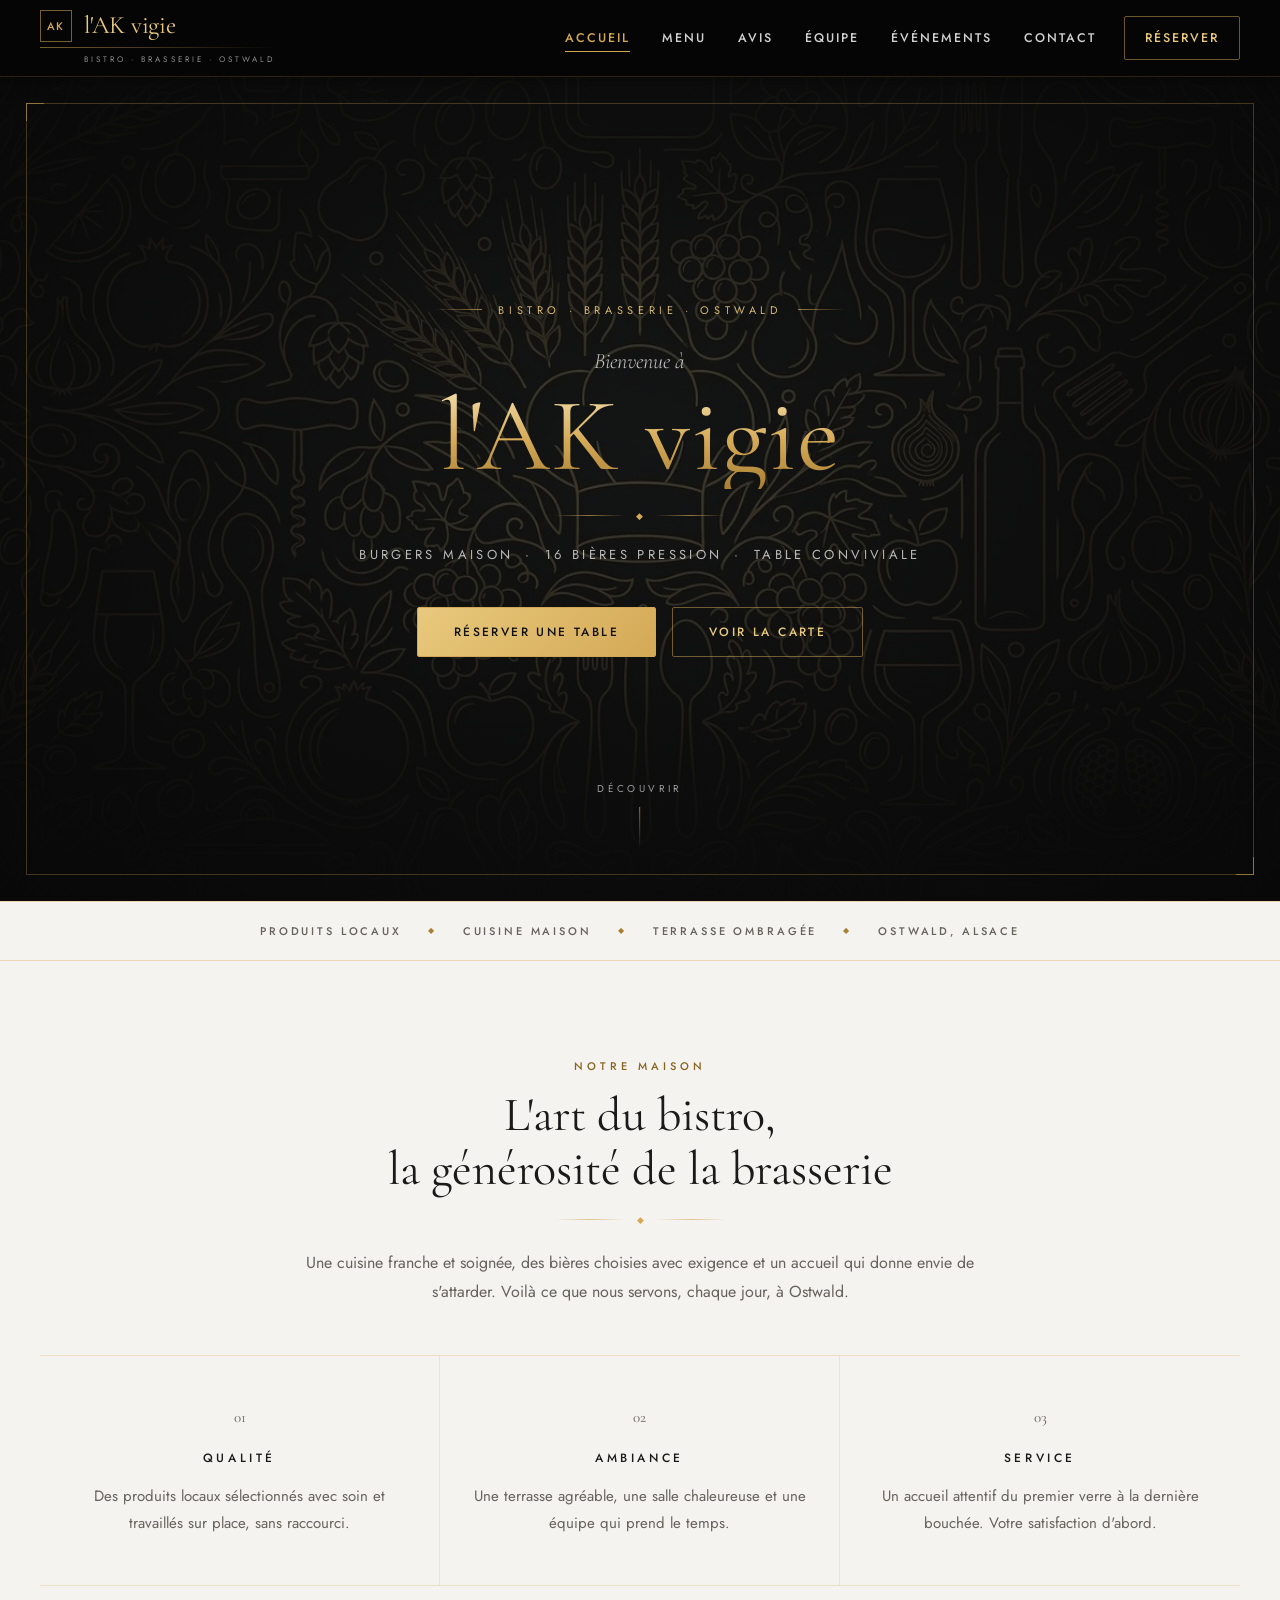
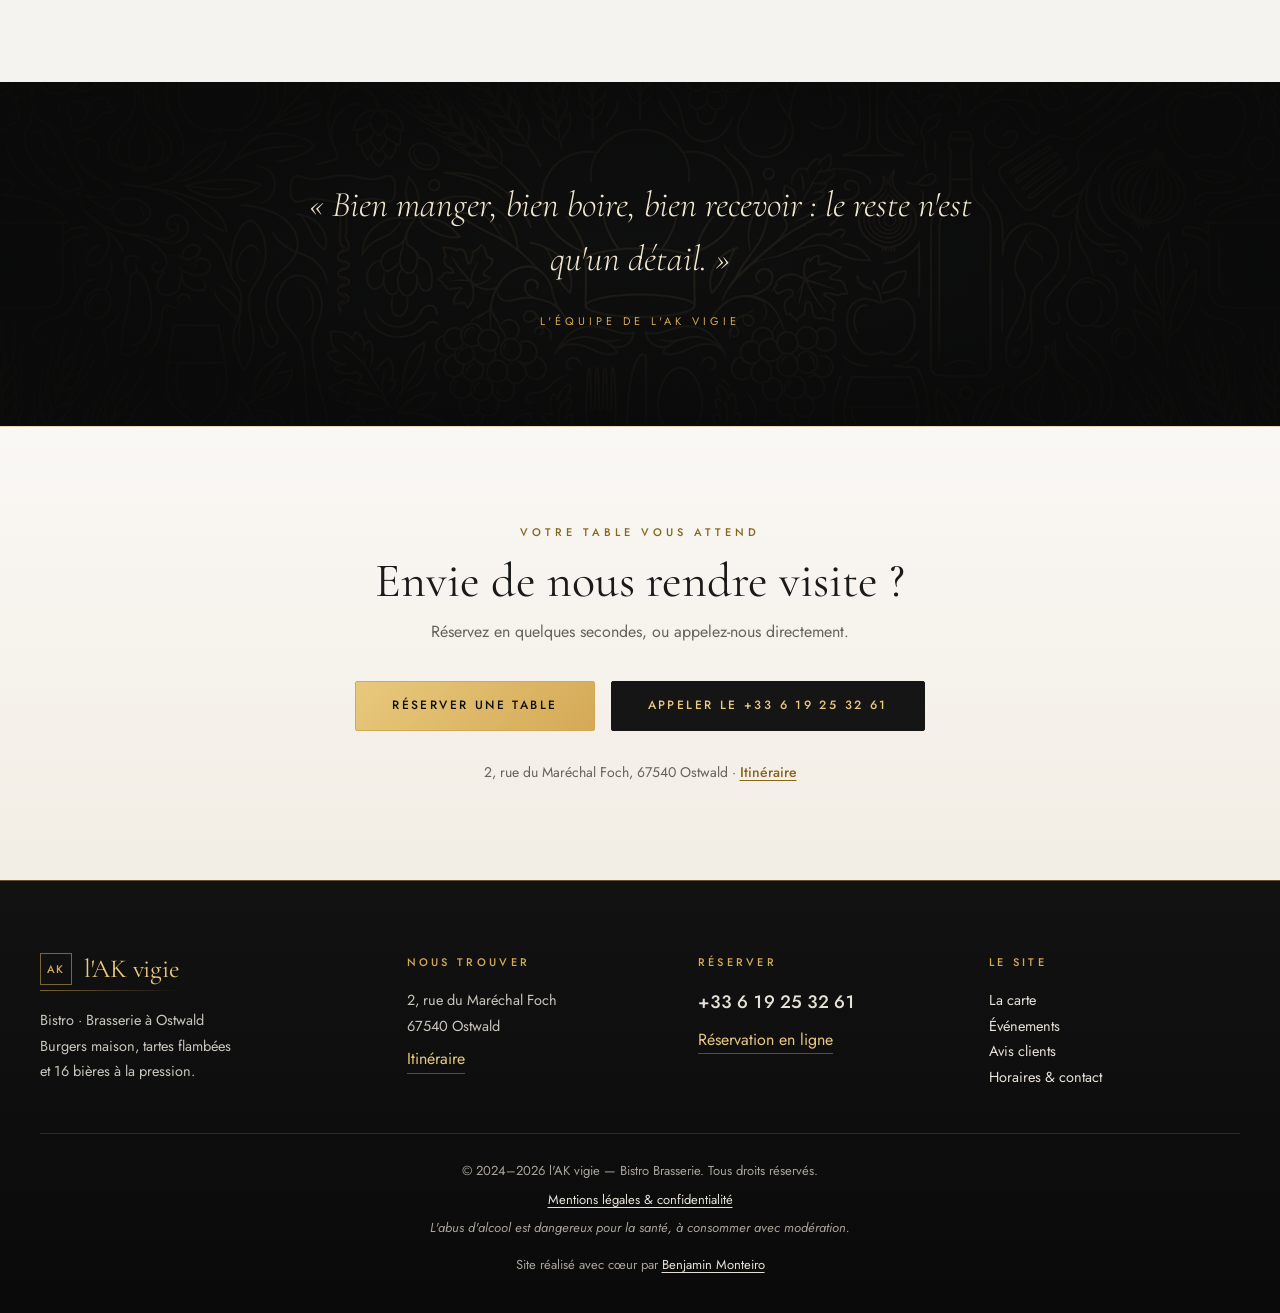
<file: index.html>
<!DOCTYPE html>
<html lang="fr">
<head>
    <meta charset="UTF-8">
    <meta name="viewport" content="width=device-width, initial-scale=1, viewport-fit=cover">
    <title>l'AK vigie – Bistro Brasserie à Ostwald | Burgers, tartes flambées, bières</title>
    <meta name="description" content="Bistro brasserie à Ostwald, près de Strasbourg : burgers maison, tartes flambées, 16 bières à la pression et terrasse. Réservez votre table en ligne ou par téléphone.">
    <meta name="theme-color" content="#050505">
    <meta property="og:type" content="website">
    <meta property="og:locale" content="fr_FR">
    <meta property="og:site_name" content="l'AK vigie">
    <meta property="og:title" content="l'AK vigie – Bistro Brasserie à Ostwald | Burgers, tartes flambées, bières">
    <meta property="og:description" content="Bistro brasserie à Ostwald, près de Strasbourg : burgers maison, tartes flambées, 16 bières à la pression et terrasse. Réservez votre table en ligne ou par téléphone.">
    <meta property="og:image" content="photos/terrasse.jpg">
    <link rel="icon" href="assets/favicon.svg" type="image/svg+xml">
    <link rel="icon" href="assets/favicon-48.png" sizes="48x48" type="image/png">
    <link rel="apple-touch-icon" href="assets/apple-touch-icon.png">
    <link rel="preconnect" href="https://fonts.googleapis.com">
    <link rel="preconnect" href="https://fonts.gstatic.com" crossorigin>
    <link rel="stylesheet" href="https://fonts.googleapis.com/css2?family=Cormorant+Garamond:ital,wght@0,300;0,400;0,500;1,300;1,400&amp;family=Jost:wght@400;500;600&amp;display=swap">
    <link rel="preload" href="photos/fond-chic.webp" as="image" type="image/webp">
    <link rel="stylesheet" href="assets/style.css">
    <script src="assets/site.js" defer></script>
    <script type="application/ld+json">
    {
        "@context": "https://schema.org",
        "@type": "Restaurant",
        "name": "l'AK vigie",
        "description": "Bistro brasserie à Ostwald : burgers maison, tartes flambées et 16 bières à la pression.",
        "servesCuisine": ["Burgers", "Tartes flambées", "Brasserie"],
        "telephone": "+33619253261",
        "acceptsReservations": true,
        "address": {
            "@type": "PostalAddress",
            "streetAddress": "2 rue du Maréchal Foch",
            "postalCode": "67540",
            "addressLocality": "Ostwald",
            "addressCountry": "FR"
        }
    }
    </script>
</head>
<body data-page="accueil">
    <a class="skip-link" href="#contenu">Aller au contenu</a>

    <header class="site-header">
        <div class="container header-inner">
            <a class="brand" href="index.html" aria-label="l'AK vigie, retour à l'accueil">
                <span class="brand-row"><span class="brand-mark" aria-hidden="true">AK</span><span class="brand-name">l'AK vigie</span></span>
                <span class="brand-kicker" aria-hidden="true">Bistro &middot; Brasserie &middot; Ostwald</span>
            </a>
            <button class="menu-toggle" type="button" aria-expanded="false" aria-controls="site-nav" aria-label="Ouvrir le menu">
                <span class="menu-toggle__bars" aria-hidden="true"></span>
            </button>
            <nav class="site-nav" id="site-nav" aria-label="Navigation principale">
                <ul class="nav-list">
                    <li><a href="index.html" aria-current="page">Accueil</a></li>
                    <li><a href="menu.html">Menu</a></li>
                    <li><a href="avis.html">Avis</a></li>
                    <li><a href="equipe.html">Équipe</a></li>
                    <li><a href="evenements.html">Événements</a></li>
                    <li><a href="contact.html">Contact</a></li>
                    <li class="nav-cta"><a href="reservation.html">Réserver</a></li>
                </ul>
                <button class="nav-close" type="button" aria-label="Fermer le menu"></button>
            </nav>
        </div>
    </header>

    <main id="contenu" tabindex="-1">
        <section class="lux-hero dark-band" aria-labelledby="hero-titre">
            <div class="pattern" aria-hidden="true"></div>
            <div class="lux-hero__veil" aria-hidden="true"></div>
            <div class="lux-hero__frame" aria-hidden="true"></div>

            <div class="lux-hero__inner">
                <p class="kicker">Bistro &middot; Brasserie &middot; Ostwald</p>
                <p class="lux-hero__eyebrow">Bienvenue à</p>
                <h1 class="lux-hero__title" id="hero-titre">l'AK vigie</h1>
                <div class="rule" aria-hidden="true"><span>&#9670;</span></div>
                <p class="lux-hero__sub"><span>Burgers maison</span> &middot; <span>16 bières pression</span> &middot; <span>Table conviviale</span></p>
                <div class="btn-group">
                    <a class="btn btn--gold" href="reservation.html">Réserver une table</a>
                    <a class="btn btn--ghost" href="menu.html">Voir la carte</a>
                </div>
            </div>

            <a class="lux-scroll" href="#maison">Découvrir</a>
        </section>

        <ul class="lux-strip" aria-label="Nos engagements">
            <li>Produits locaux</li>
            <li>Cuisine maison</li>
            <li>Terrasse ombragée</li>
            <li>Ostwald, Alsace</li>
        </ul>

        <section class="lux-section" id="maison">
            <div class="container">
                <header class="section-head">
                    <p class="eyebrow">Notre maison</p>
                    <h2 class="section-title">L'art du bistro,<br>la générosité de la brasserie</h2>
                    <div class="rule" aria-hidden="true"><span>&#9670;</span></div>
                    <p class="section-lead">Une cuisine franche et soignée, des bières choisies avec exigence et un accueil qui donne envie de s'attarder. Voilà ce que nous servons, chaque jour, à Ostwald.</p>
                </header>
                <ul class="lux-cards">
                    <li class="lux-card">
                        <p class="lux-card__num" aria-hidden="true">01</p>
                        <h3>Qualité</h3>
                        <p>Des produits locaux sélectionnés avec soin et travaillés sur place, sans raccourci.</p>
                    </li>
                    <li class="lux-card">
                        <p class="lux-card__num" aria-hidden="true">02</p>
                        <h3>Ambiance</h3>
                        <p>Une terrasse agréable, une salle chaleureuse et une équipe qui prend le temps.</p>
                    </li>
                    <li class="lux-card">
                        <p class="lux-card__num" aria-hidden="true">03</p>
                        <h3>Service</h3>
                        <p>Un accueil attentif du premier verre à la dernière bouchée. Votre satisfaction d'abord.</p>
                    </li>
                </ul>
            </div>
        </section>

        <section class="lux-quote dark-band" aria-label="Notre devise">
            <div class="pattern" aria-hidden="true"></div>
            <div class="lux-quote__veil" aria-hidden="true"></div>
            <div class="container">
                <figure>
                    <blockquote><p>«&nbsp;Bien manger, bien boire, bien recevoir&nbsp;: le reste n'est qu'un détail.&nbsp;»</p></blockquote>
                    <figcaption>L'équipe de l'AK vigie</figcaption>
                </figure>
            </div>
        </section>

        <section class="lux-final">
            <div class="container">
                <p class="eyebrow">Votre table vous attend</p>
                <h2 class="section-title">Envie de nous rendre visite&nbsp;?</h2>
                <p class="lux-final__note">Réservez en quelques secondes, ou appelez-nous directement.</p>
                <div class="btn-group">
                    <a class="btn btn--gold" href="reservation.html">Réserver une table</a>
                    <a class="btn btn--dark" href="tel:+33619253261">Appeler le +33 6 19 25 32 61</a>
                </div>
                <p class="lux-final__address">2, rue du Maréchal Foch, 67540 Ostwald &middot; <a class="text-link" href="https://www.google.com/maps/search/?api=1&amp;query=L%27AK%20Vigie%2C%202%20Rue%20du%20Mar%C3%A9chal%20Foch%2C%2067540%20Ostwald" target="_blank" rel="noopener">Itinéraire</a></p>
            </div>
        </section>
    </main>

    <footer class="site-footer">
        <div class="container">
            <div class="footer-grid">
                <div class="footer-brand">
                    <a class="brand" href="index.html" aria-label="l'AK vigie, retour à l'accueil">
                        <span class="brand-row"><span class="brand-mark" aria-hidden="true">AK</span><span class="brand-name">l'AK vigie</span></span>
                    </a>
                    <p>Bistro &middot; Brasserie à Ostwald<br>Burgers maison, tartes flambées<br>et 16 bières à la pression.</p>
                </div>
                <div>
                    <h2 class="footer-title">Nous trouver</h2>
                    <address>2, rue du Maréchal Foch<br>67540 Ostwald</address>
                    <a class="footer-link" href="https://www.google.com/maps/search/?api=1&amp;query=L%27AK%20Vigie%2C%202%20Rue%20du%20Mar%C3%A9chal%20Foch%2C%2067540%20Ostwald" target="_blank" rel="noopener">Itinéraire</a>
                </div>
                <div>
                    <h2 class="footer-title">Réserver</h2>
                    <p><a class="footer-phone" href="tel:+33619253261">+33 6 19 25 32 61</a></p>
                    <a class="footer-link" href="reservation.html">Réservation en ligne</a>
                </div>
                <nav aria-label="Plan du site">
                    <h2 class="footer-title">Le site</h2>
                    <ul>
                        <li><a href="menu.html">La carte</a></li>
                        <li><a href="evenements.html">Événements</a></li>
                        <li><a href="avis.html">Avis clients</a></li>
                        <li><a href="contact.html">Horaires &amp; contact</a></li>
                    </ul>
                </nav>
            </div>
            <div class="footer-bottom">
                <p>&copy; 2024–<span data-annee>2026</span> l'AK vigie &mdash; Bistro Brasserie. Tous droits réservés.</p>
                <p><a href="mentions-legales.html">Mentions légales &amp; confidentialité</a></p>
                <p class="footer-alcool">L'abus d'alcool est dangereux pour la santé, à consommer avec modération.</p>
                <p class="footer-credit">Site réalisé avec cœur par <a href="tel:+33762575284">Benjamin Monteiro</a></p>
            </div>
        </div>
    </footer>
</body>
</html>
</file>
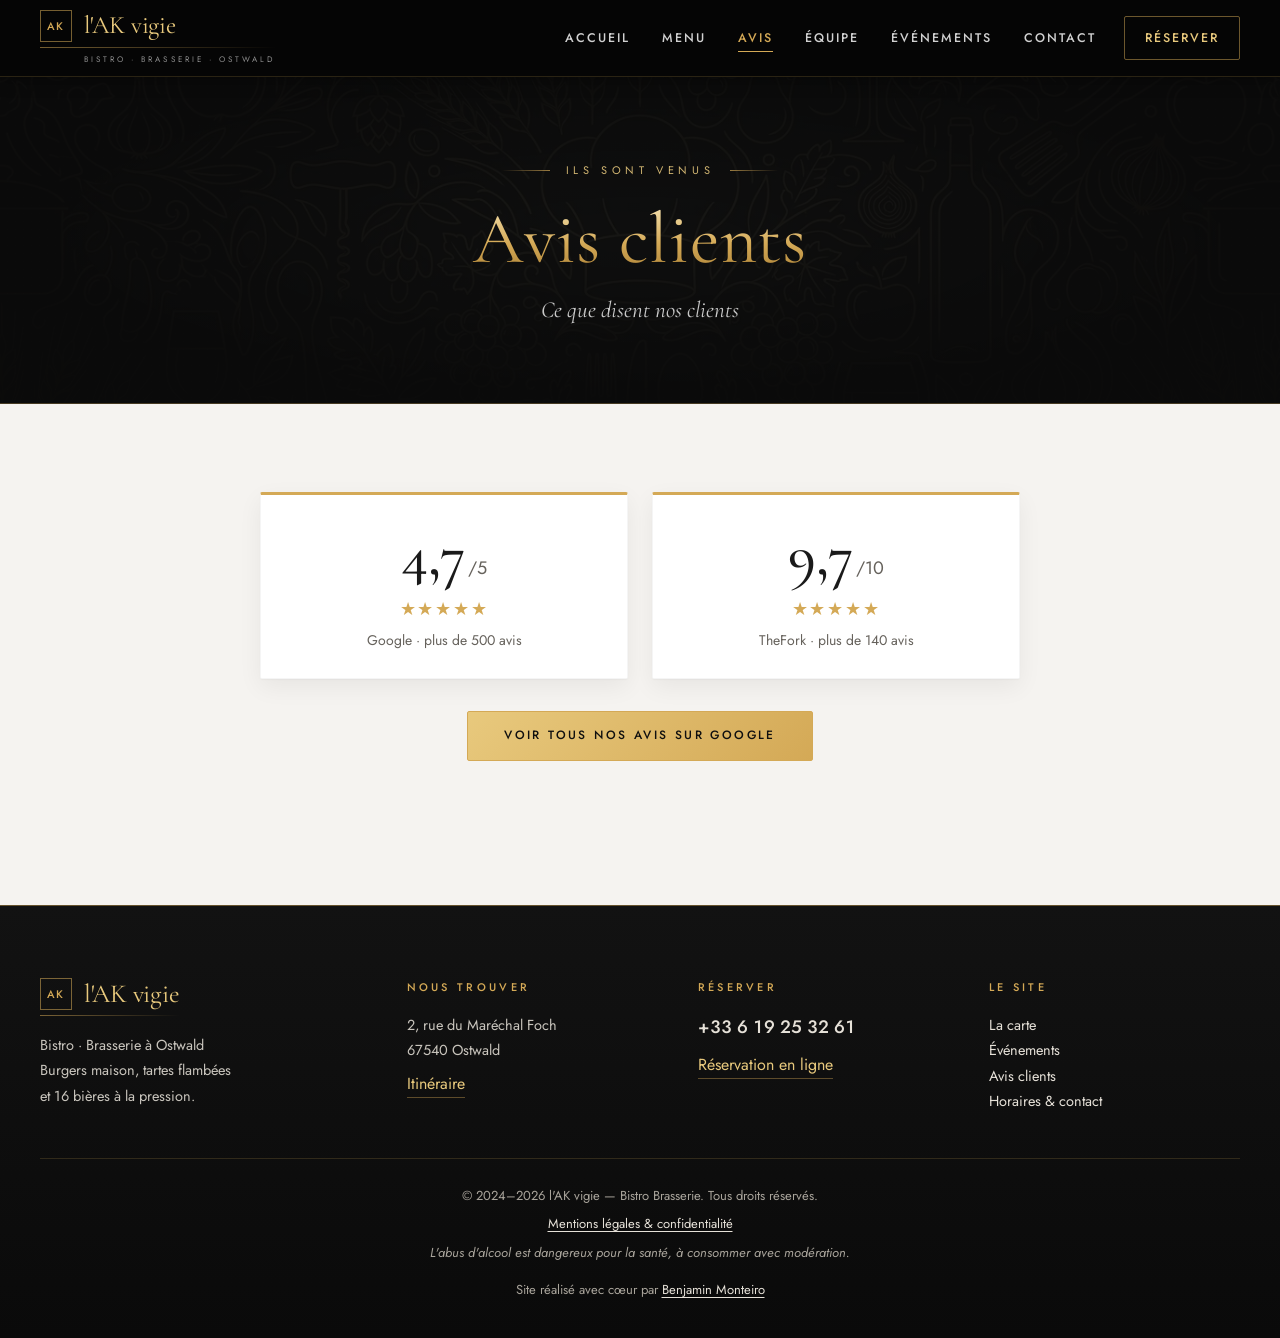
<file: avis.html>
<!DOCTYPE html>
<html lang="fr">
<head>
    <meta charset="UTF-8">
    <meta name="viewport" content="width=device-width, initial-scale=1, viewport-fit=cover">
    <title>Avis clients | l'AK vigie, bistro brasserie à Ostwald</title>
    <meta name="description" content="Ce que nos clients disent de l'AK vigie à Ostwald : notes Google et TheFork, et derniers avis.">
    <meta name="theme-color" content="#050505">
    <meta property="og:type" content="website">
    <meta property="og:locale" content="fr_FR">
    <meta property="og:site_name" content="l'AK vigie">
    <meta property="og:title" content="Avis clients | l'AK vigie, bistro brasserie à Ostwald">
    <meta property="og:description" content="Ce que nos clients disent de l'AK vigie à Ostwald : notes Google et TheFork, et derniers avis.">
    <meta property="og:image" content="photos/terrasse.jpg">
    <link rel="icon" href="assets/favicon.svg" type="image/svg+xml">
    <link rel="icon" href="assets/favicon-48.png" sizes="48x48" type="image/png">
    <link rel="apple-touch-icon" href="assets/apple-touch-icon.png">
    <link rel="preconnect" href="https://fonts.googleapis.com">
    <link rel="preconnect" href="https://fonts.gstatic.com" crossorigin>
    <link rel="stylesheet" href="https://fonts.googleapis.com/css2?family=Cormorant+Garamond:ital,wght@0,300;0,400;0,500;1,300;1,400&amp;family=Jost:wght@400;500;600&amp;display=swap">
    <link rel="preload" href="photos/fond-chic.webp" as="image" type="image/webp">
    <link rel="stylesheet" href="assets/style.css">
    <script src="assets/site.js" defer></script>
</head>
<body data-page="avis">
    <a class="skip-link" href="#contenu">Aller au contenu</a>

    <header class="site-header">
        <div class="container header-inner">
            <a class="brand" href="index.html" aria-label="l'AK vigie, retour à l'accueil">
                <span class="brand-row"><span class="brand-mark" aria-hidden="true">AK</span><span class="brand-name">l'AK vigie</span></span>
                <span class="brand-kicker" aria-hidden="true">Bistro &middot; Brasserie &middot; Ostwald</span>
            </a>
            <button class="menu-toggle" type="button" aria-expanded="false" aria-controls="site-nav" aria-label="Ouvrir le menu">
                <span class="menu-toggle__bars" aria-hidden="true"></span>
            </button>
            <nav class="site-nav" id="site-nav" aria-label="Navigation principale">
                <ul class="nav-list">
                    <li><a href="index.html">Accueil</a></li>
                    <li><a href="menu.html">Menu</a></li>
                    <li><a href="avis.html" aria-current="page">Avis</a></li>
                    <li><a href="equipe.html">Équipe</a></li>
                    <li><a href="evenements.html">Événements</a></li>
                    <li><a href="contact.html">Contact</a></li>
                    <li class="nav-cta"><a href="reservation.html">Réserver</a></li>
                </ul>
                <button class="nav-close" type="button" aria-label="Fermer le menu"></button>
            </nav>
        </div>
    </header>

    <main id="contenu" tabindex="-1">
        <section class="page-hero dark-band">
            <div class="pattern" aria-hidden="true"></div>
            <div class="container">
                <p class="kicker">Ils sont venus</p>
                <h1 class="page-hero__title">Avis clients</h1>
                <p class="page-hero__lead">Ce que disent nos clients</p>
            </div>
        </section>

        <section class="section">
            <div class="container">
                <h2 class="sr-only">Nos notes</h2>
                <!-- Notes globales : à vérifier de temps en temps sur la fiche Google et sur TheFork -->
                <div class="avis-resume">
                    <div class="avis-note card">
                        <p><span class="avis-note__chiffre">4,7</span><span class="avis-note__sur">/5</span></p>
                        <p class="stars" aria-hidden="true">★★★★★</p>
                        <p class="avis-note__source">Google &middot; plus de 500 avis</p>
                    </div>
                    <div class="avis-note card">
                        <p><span class="avis-note__chiffre">9,7</span><span class="avis-note__sur">/10</span></p>
                        <p class="stars" aria-hidden="true">★★★★★</p>
                        <p class="avis-note__source">TheFork &middot; plus de 140 avis</p>
                    </div>
                </div>
                <div class="btn-group avis-actions">
                    <a class="btn btn--gold" href="https://www.google.com/maps/search/?api=1&amp;query=L%27AK%20Vigie%2C%202%20Rue%20du%20Mar%C3%A9chal%20Foch%2C%2067540%20Ostwald" target="_blank" rel="noopener">Voir tous nos avis sur Google</a>
                    <a class="btn btn--outline" id="lien-laisser-avis" href="#" target="_blank" rel="noopener" hidden>Laisser un avis</a>
                </div>

                <!-- Les avis sont lus dans l'onglet « Avis » du Google Sheet, du plus récent au plus ancien. -->
                <h2 class="sr-only">Derniers avis</h2>
                <ul class="avis-liste" id="avis-dynamique"></ul>
            </div>
        </section>
    </main>

    <footer class="site-footer">
        <div class="container">
            <div class="footer-grid">
                <div class="footer-brand">
                    <a class="brand" href="index.html" aria-label="l'AK vigie, retour à l'accueil">
                        <span class="brand-row"><span class="brand-mark" aria-hidden="true">AK</span><span class="brand-name">l'AK vigie</span></span>
                    </a>
                    <p>Bistro &middot; Brasserie à Ostwald<br>Burgers maison, tartes flambées<br>et 16 bières à la pression.</p>
                </div>
                <div>
                    <h2 class="footer-title">Nous trouver</h2>
                    <address>2, rue du Maréchal Foch<br>67540 Ostwald</address>
                    <a class="footer-link" href="https://www.google.com/maps/search/?api=1&amp;query=L%27AK%20Vigie%2C%202%20Rue%20du%20Mar%C3%A9chal%20Foch%2C%2067540%20Ostwald" target="_blank" rel="noopener">Itinéraire</a>
                </div>
                <div>
                    <h2 class="footer-title">Réserver</h2>
                    <p><a class="footer-phone" href="tel:+33619253261">+33 6 19 25 32 61</a></p>
                    <a class="footer-link" href="reservation.html">Réservation en ligne</a>
                </div>
                <nav aria-label="Plan du site">
                    <h2 class="footer-title">Le site</h2>
                    <ul>
                        <li><a href="menu.html">La carte</a></li>
                        <li><a href="evenements.html">Événements</a></li>
                        <li><a href="avis.html">Avis clients</a></li>
                        <li><a href="contact.html">Horaires &amp; contact</a></li>
                    </ul>
                </nav>
            </div>
            <div class="footer-bottom">
                <p>&copy; 2024–<span data-annee>2026</span> l'AK vigie &mdash; Bistro Brasserie. Tous droits réservés.</p>
                <p><a href="mentions-legales.html">Mentions légales &amp; confidentialité</a></p>
                <p class="footer-alcool">L'abus d'alcool est dangereux pour la santé, à consommer avec modération.</p>
                <p class="footer-credit">Site réalisé avec cœur par <a href="tel:+33762575284">Benjamin Monteiro</a></p>
            </div>
        </div>
    </footer>
</body>
</html>
</file>
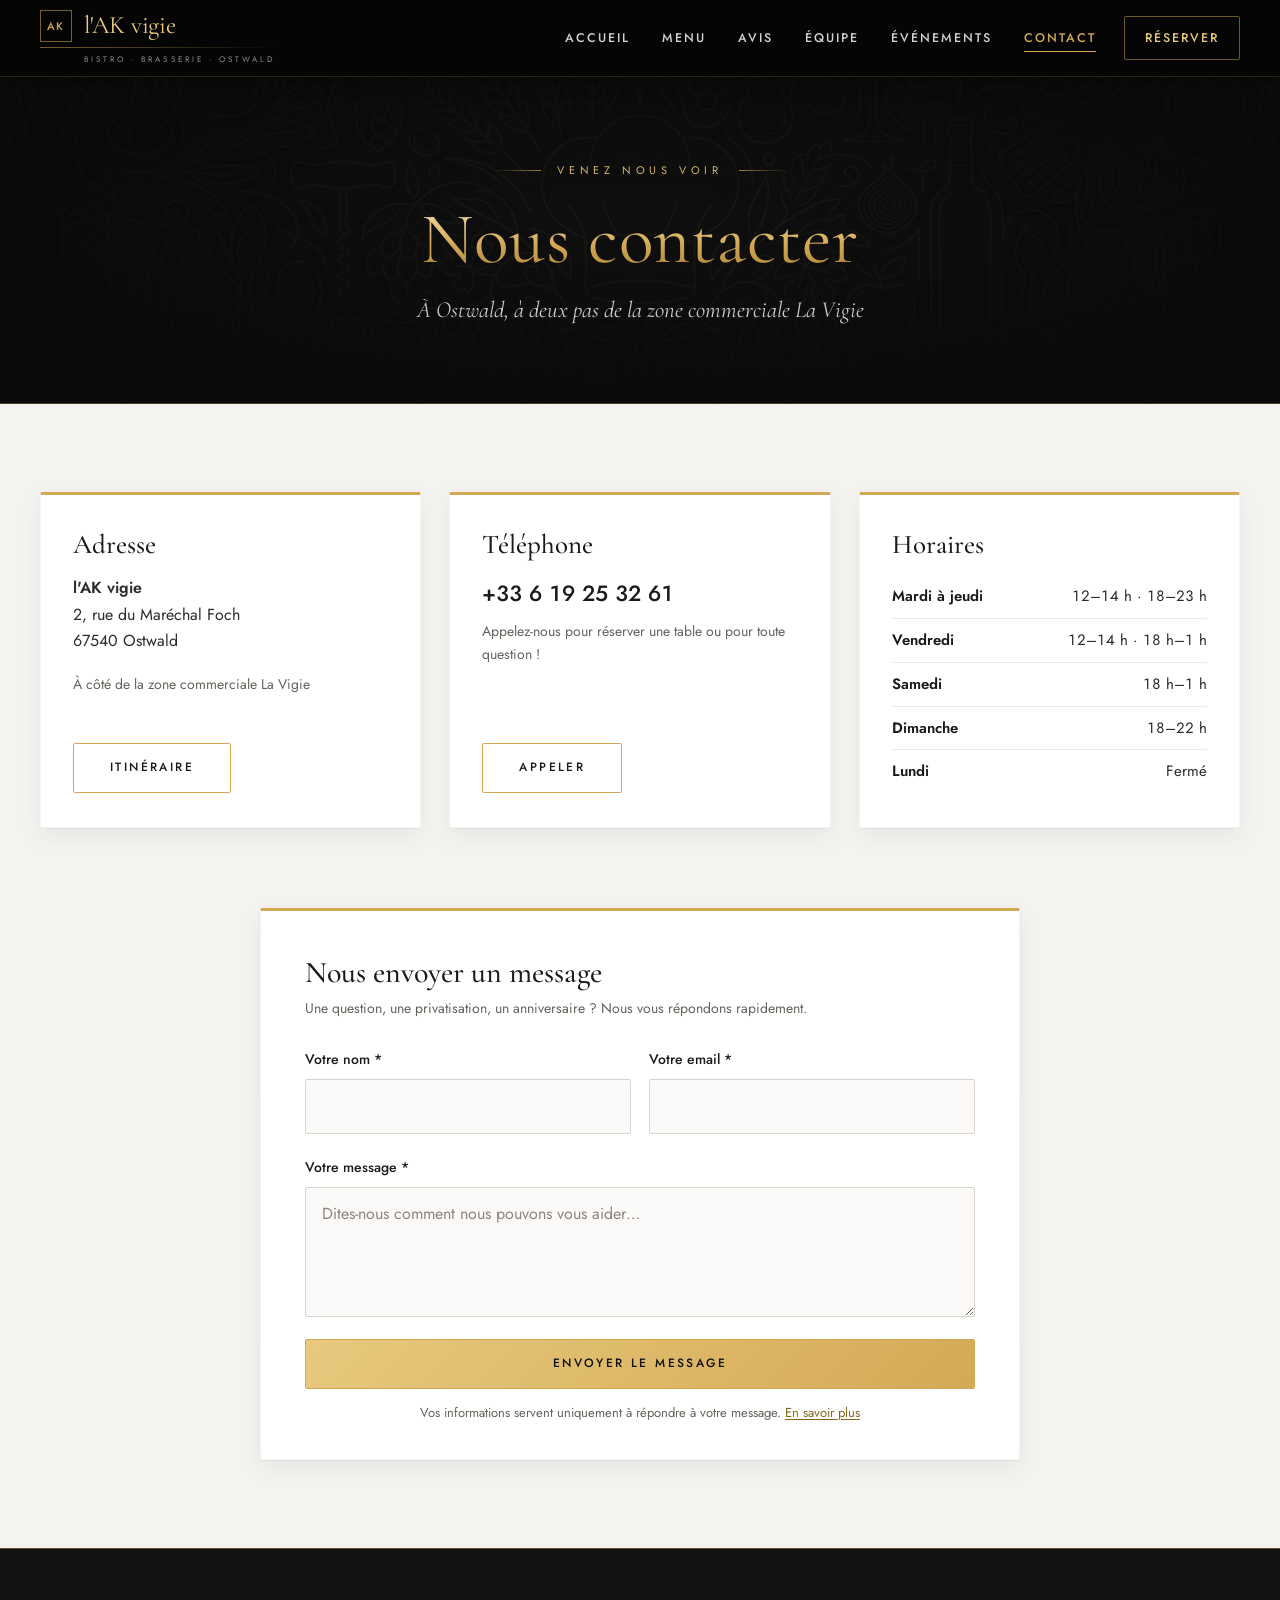
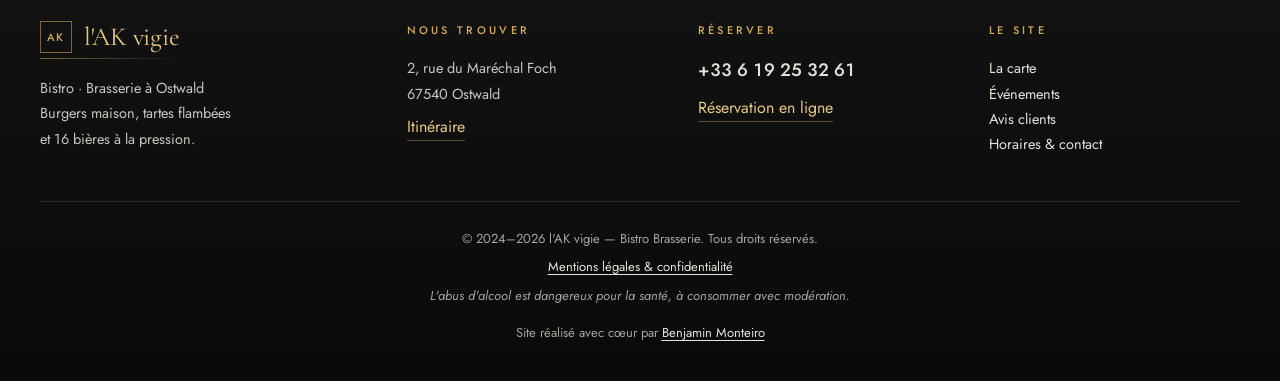
<file: contact.html>
<!DOCTYPE html>
<html lang="fr">
<head>
    <meta charset="UTF-8">
    <meta name="viewport" content="width=device-width, initial-scale=1, viewport-fit=cover">
    <title>Contact, horaires et accès | l'AK vigie, 2 rue du Maréchal Foch, Ostwald</title>
    <meta name="description" content="Adresse, téléphone et horaires de l'AK vigie à Ostwald (2 rue du Maréchal Foch, près de la zone commerciale La Vigie). Écrivez-nous ou appelez-nous.">
    <meta name="theme-color" content="#050505">
    <meta property="og:type" content="website">
    <meta property="og:locale" content="fr_FR">
    <meta property="og:site_name" content="l'AK vigie">
    <meta property="og:title" content="Contact, horaires et accès | l'AK vigie, 2 rue du Maréchal Foch, Ostwald">
    <meta property="og:description" content="Adresse, téléphone et horaires de l'AK vigie à Ostwald (2 rue du Maréchal Foch, près de la zone commerciale La Vigie). Écrivez-nous ou appelez-nous.">
    <meta property="og:image" content="photos/terrasse.jpg">
    <link rel="icon" href="assets/favicon.svg" type="image/svg+xml">
    <link rel="icon" href="assets/favicon-48.png" sizes="48x48" type="image/png">
    <link rel="apple-touch-icon" href="assets/apple-touch-icon.png">
    <link rel="preconnect" href="https://fonts.googleapis.com">
    <link rel="preconnect" href="https://fonts.gstatic.com" crossorigin>
    <link rel="stylesheet" href="https://fonts.googleapis.com/css2?family=Cormorant+Garamond:ital,wght@0,300;0,400;0,500;1,300;1,400&amp;family=Jost:wght@400;500;600&amp;display=swap">
    <link rel="preload" href="photos/fond-chic.webp" as="image" type="image/webp">
    <link rel="stylesheet" href="assets/style.css">
    <script src="assets/site.js" defer></script>
</head>
<body data-page="contact">
    <a class="skip-link" href="#contenu">Aller au contenu</a>

    <header class="site-header">
        <div class="container header-inner">
            <a class="brand" href="index.html" aria-label="l'AK vigie, retour à l'accueil">
                <span class="brand-row"><span class="brand-mark" aria-hidden="true">AK</span><span class="brand-name">l'AK vigie</span></span>
                <span class="brand-kicker" aria-hidden="true">Bistro &middot; Brasserie &middot; Ostwald</span>
            </a>
            <button class="menu-toggle" type="button" aria-expanded="false" aria-controls="site-nav" aria-label="Ouvrir le menu">
                <span class="menu-toggle__bars" aria-hidden="true"></span>
            </button>
            <nav class="site-nav" id="site-nav" aria-label="Navigation principale">
                <ul class="nav-list">
                    <li><a href="index.html">Accueil</a></li>
                    <li><a href="menu.html">Menu</a></li>
                    <li><a href="avis.html">Avis</a></li>
                    <li><a href="equipe.html">Équipe</a></li>
                    <li><a href="evenements.html">Événements</a></li>
                    <li><a href="contact.html" aria-current="page">Contact</a></li>
                    <li class="nav-cta"><a href="reservation.html">Réserver</a></li>
                </ul>
                <button class="nav-close" type="button" aria-label="Fermer le menu"></button>
            </nav>
        </div>
    </header>

    <main id="contenu" tabindex="-1">
        <section class="page-hero dark-band">
            <div class="pattern" aria-hidden="true"></div>
            <div class="container">
                <p class="kicker">Venez nous voir</p>
                <h1 class="page-hero__title">Nous contacter</h1>
                <p class="page-hero__lead">À Ostwald, à deux pas de la zone commerciale La Vigie</p>
            </div>
        </section>

        <section class="section">
            <div class="container">
                <div class="contact-info">
                    <div class="contact-item card">
                        <h2>Adresse</h2>
                        <address><strong>l'AK vigie</strong><br>2, rue du Maréchal Foch<br>67540 Ostwald</address>
                        <p class="note">À côté de la zone commerciale La Vigie</p>
                        <a class="btn btn--outline" href="https://www.google.com/maps/search/?api=1&amp;query=L%27AK%20Vigie%2C%202%20Rue%20du%20Mar%C3%A9chal%20Foch%2C%2067540%20Ostwald" target="_blank" rel="noopener">Itinéraire</a>
                    </div>

                    <div class="contact-item card">
                        <h2>Téléphone</h2>
                        <p><a class="contact-phone" href="tel:+33619253261">+33 6 19 25 32 61</a></p>
                        <p class="note">Appelez-nous pour réserver une table ou pour toute question&nbsp;!</p>
                        <a class="btn btn--outline" href="tel:+33619253261">Appeler</a>
                    </div>

                    <div class="contact-item card">
                        <h2>Horaires</h2>
                        <ul class="hours-list" id="horaires-dynamique">
                            <li><span class="day">Mardi à jeudi</span> <span>12–14&nbsp;h &middot; 18–23&nbsp;h</span></li>
                            <li><span class="day">Vendredi</span> <span>12–14&nbsp;h &middot; 18&nbsp;h–1&nbsp;h</span></li>
                            <li><span class="day">Samedi</span> <span>18&nbsp;h–1&nbsp;h</span></li>
                            <li><span class="day">Dimanche</span> <span>18–22&nbsp;h</span></li>
                            <li><span class="day">Lundi</span> <span>Fermé</span></li>
                        </ul>
                    </div>
                </div>

                <div class="contact-form-wrap">
                    <form class="form-container" id="form-contact">
                        <h2 class="form-title">Nous envoyer un message</h2>
                        <p class="form-intro">Une question, une privatisation, un anniversaire&nbsp;? Nous vous répondons rapidement.</p>
                        <div class="form-status" role="status" aria-live="polite"></div>
                        <input type="checkbox" name="botcheck" class="sr-only" tabindex="-1" autocomplete="off" aria-hidden="true">

                        <div class="form-row">
                            <div class="form-group">
                                <label for="contact-nom">Votre nom *</label>
                                <input type="text" id="contact-nom" name="nom" autocomplete="name" required>
                            </div>
                            <div class="form-group">
                                <label for="contact-email">Votre email *</label>
                                <input type="email" id="contact-email" name="email" autocomplete="email" inputmode="email" required>
                            </div>
                        </div>

                        <div class="form-group">
                            <label for="contact-message">Votre message *</label>
                            <textarea id="contact-message" name="message" required placeholder="Dites-nous comment nous pouvons vous aider…"></textarea>
                        </div>

                        <button type="submit" class="btn btn--gold btn--block">Envoyer le message</button>
                        <p class="form-rgpd">Vos informations servent uniquement à répondre à votre message. <a href="mentions-legales.html#confidentialite">En savoir plus</a></p>
                    </form>
                </div>
            </div>
        </section>
    </main>

    <footer class="site-footer">
        <div class="container">
            <div class="footer-grid">
                <div class="footer-brand">
                    <a class="brand" href="index.html" aria-label="l'AK vigie, retour à l'accueil">
                        <span class="brand-row"><span class="brand-mark" aria-hidden="true">AK</span><span class="brand-name">l'AK vigie</span></span>
                    </a>
                    <p>Bistro &middot; Brasserie à Ostwald<br>Burgers maison, tartes flambées<br>et 16 bières à la pression.</p>
                </div>
                <div>
                    <h2 class="footer-title">Nous trouver</h2>
                    <address>2, rue du Maréchal Foch<br>67540 Ostwald</address>
                    <a class="footer-link" href="https://www.google.com/maps/search/?api=1&amp;query=L%27AK%20Vigie%2C%202%20Rue%20du%20Mar%C3%A9chal%20Foch%2C%2067540%20Ostwald" target="_blank" rel="noopener">Itinéraire</a>
                </div>
                <div>
                    <h2 class="footer-title">Réserver</h2>
                    <p><a class="footer-phone" href="tel:+33619253261">+33 6 19 25 32 61</a></p>
                    <a class="footer-link" href="reservation.html">Réservation en ligne</a>
                </div>
                <nav aria-label="Plan du site">
                    <h2 class="footer-title">Le site</h2>
                    <ul>
                        <li><a href="menu.html">La carte</a></li>
                        <li><a href="evenements.html">Événements</a></li>
                        <li><a href="avis.html">Avis clients</a></li>
                        <li><a href="contact.html">Horaires &amp; contact</a></li>
                    </ul>
                </nav>
            </div>
            <div class="footer-bottom">
                <p>&copy; 2024–<span data-annee>2026</span> l'AK vigie &mdash; Bistro Brasserie. Tous droits réservés.</p>
                <p><a href="mentions-legales.html">Mentions légales &amp; confidentialité</a></p>
                <p class="footer-alcool">L'abus d'alcool est dangereux pour la santé, à consommer avec modération.</p>
                <p class="footer-credit">Site réalisé avec cœur par <a href="tel:+33762575284">Benjamin Monteiro</a></p>
            </div>
        </div>
    </footer>
</body>
</html>
</file>
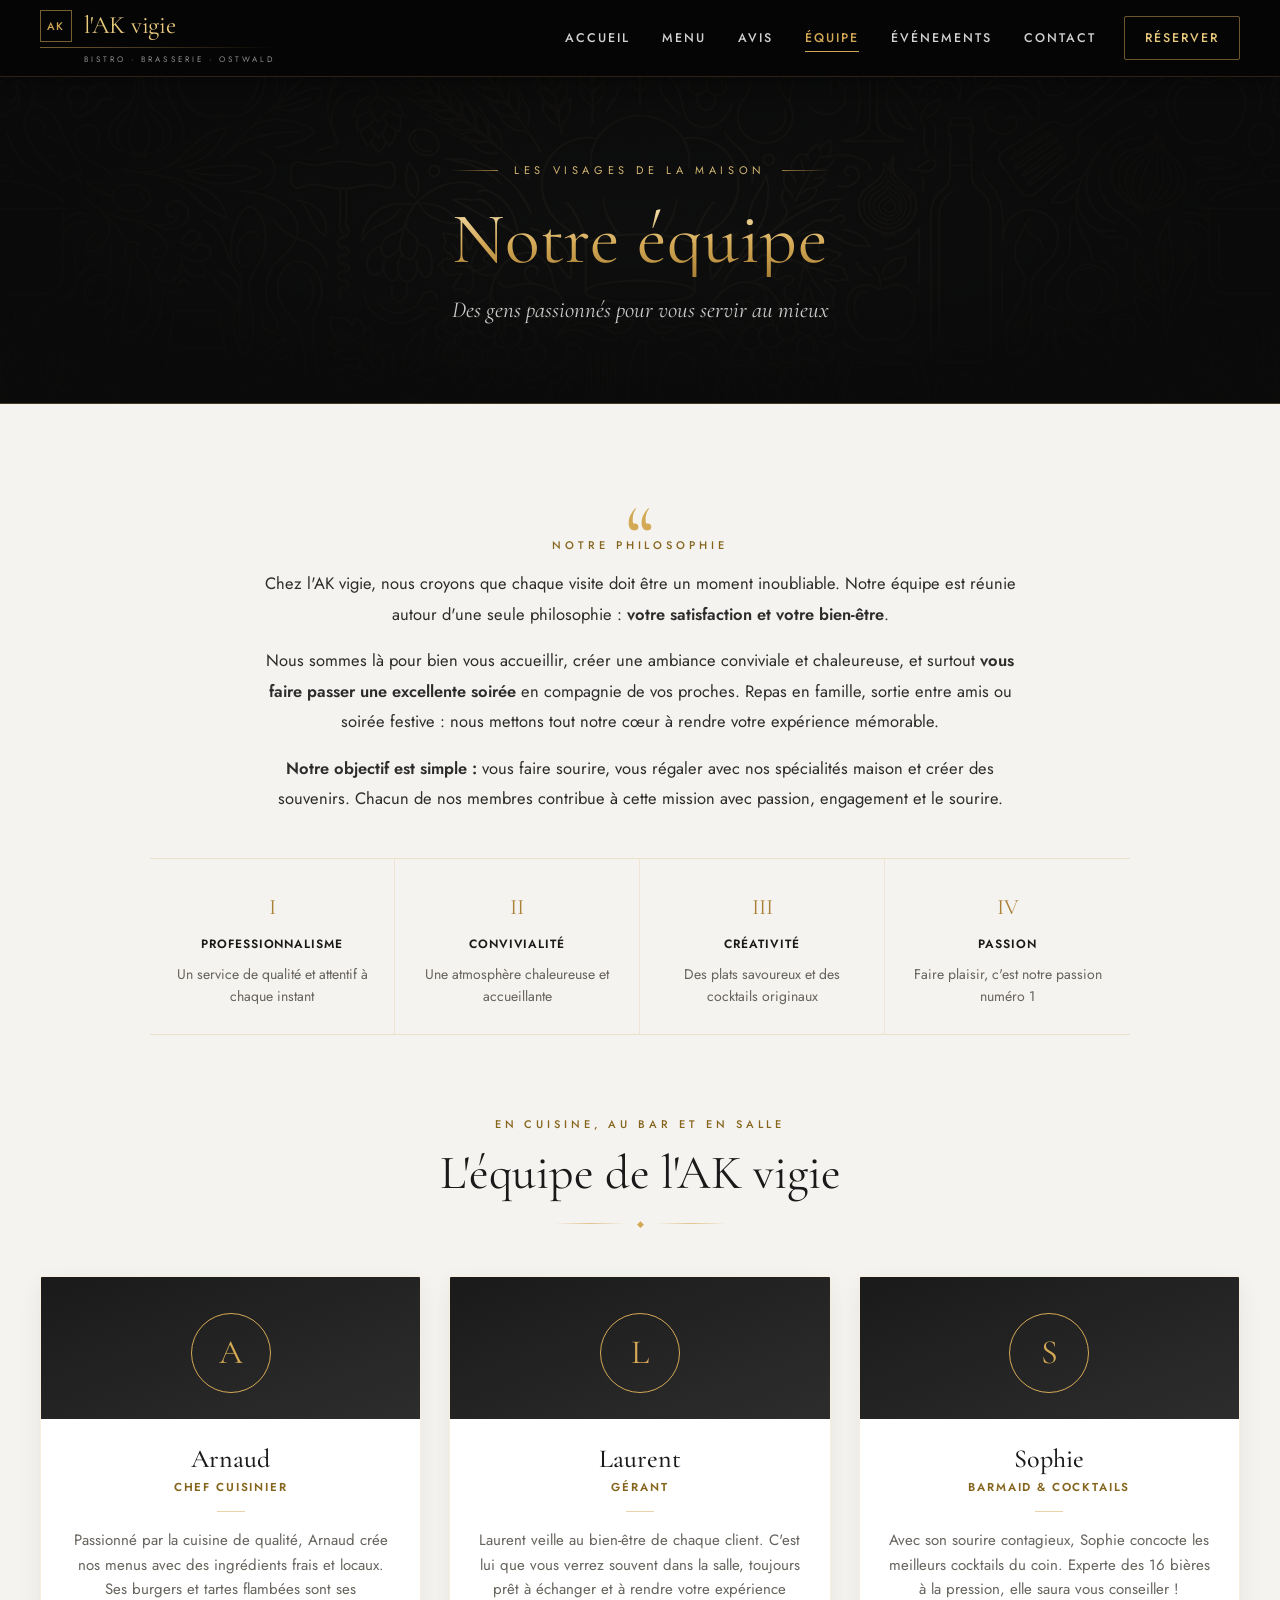
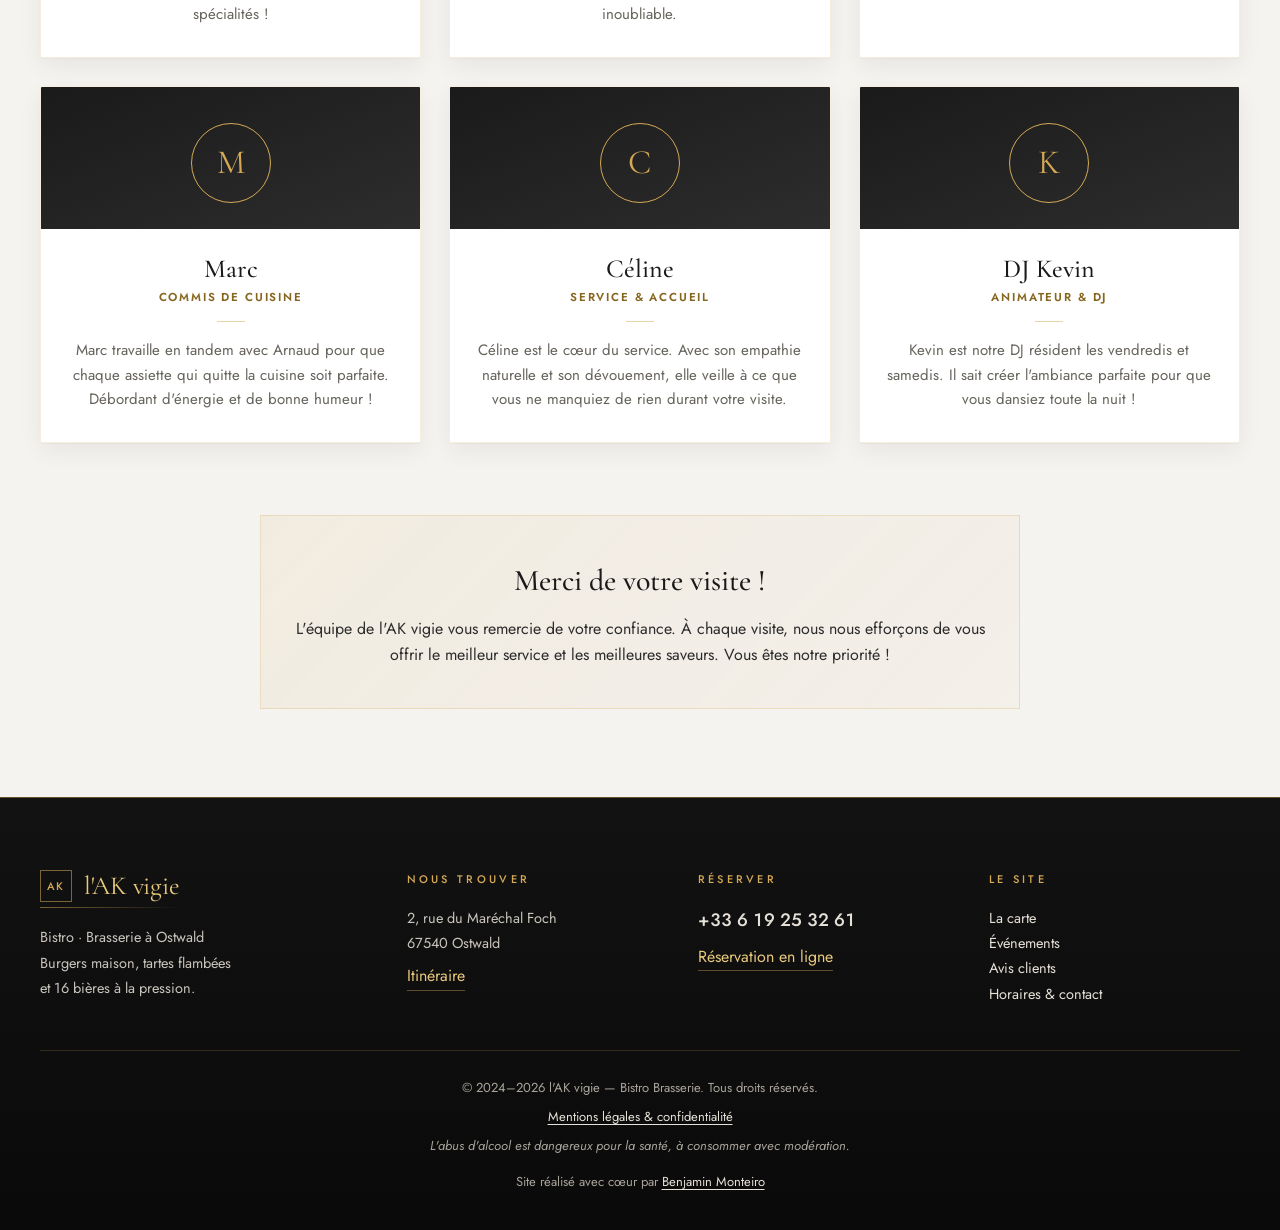
<file: equipe.html>
<!DOCTYPE html>
<html lang="fr">
<head>
    <meta charset="UTF-8">
    <meta name="viewport" content="width=device-width, initial-scale=1, viewport-fit=cover">
    <title>Notre équipe | l'AK vigie, bistro brasserie à Ostwald</title>
    <meta name="description" content="Rencontrez l'équipe de l'AK vigie à Ostwald : cuisine, bar, service et animation, réunis pour vous faire passer une excellente soirée.">
    <meta name="theme-color" content="#050505">
    <meta property="og:type" content="website">
    <meta property="og:locale" content="fr_FR">
    <meta property="og:site_name" content="l'AK vigie">
    <meta property="og:title" content="Notre équipe | l'AK vigie, bistro brasserie à Ostwald">
    <meta property="og:description" content="Rencontrez l'équipe de l'AK vigie à Ostwald : cuisine, bar, service et animation, réunis pour vous faire passer une excellente soirée.">
    <meta property="og:image" content="photos/terrasse.jpg">
    <link rel="icon" href="assets/favicon.svg" type="image/svg+xml">
    <link rel="icon" href="assets/favicon-48.png" sizes="48x48" type="image/png">
    <link rel="apple-touch-icon" href="assets/apple-touch-icon.png">
    <link rel="preconnect" href="https://fonts.googleapis.com">
    <link rel="preconnect" href="https://fonts.gstatic.com" crossorigin>
    <link rel="stylesheet" href="https://fonts.googleapis.com/css2?family=Cormorant+Garamond:ital,wght@0,300;0,400;0,500;1,300;1,400&amp;family=Jost:wght@400;500;600&amp;display=swap">
    <link rel="preload" href="photos/fond-chic.webp" as="image" type="image/webp">
    <link rel="stylesheet" href="assets/style.css">
    <script src="assets/site.js" defer></script>
</head>
<body data-page="equipe">
    <a class="skip-link" href="#contenu">Aller au contenu</a>

    <header class="site-header">
        <div class="container header-inner">
            <a class="brand" href="index.html" aria-label="l'AK vigie, retour à l'accueil">
                <span class="brand-row"><span class="brand-mark" aria-hidden="true">AK</span><span class="brand-name">l'AK vigie</span></span>
                <span class="brand-kicker" aria-hidden="true">Bistro &middot; Brasserie &middot; Ostwald</span>
            </a>
            <button class="menu-toggle" type="button" aria-expanded="false" aria-controls="site-nav" aria-label="Ouvrir le menu">
                <span class="menu-toggle__bars" aria-hidden="true"></span>
            </button>
            <nav class="site-nav" id="site-nav" aria-label="Navigation principale">
                <ul class="nav-list">
                    <li><a href="index.html">Accueil</a></li>
                    <li><a href="menu.html">Menu</a></li>
                    <li><a href="avis.html">Avis</a></li>
                    <li><a href="equipe.html" aria-current="page">Équipe</a></li>
                    <li><a href="evenements.html">Événements</a></li>
                    <li><a href="contact.html">Contact</a></li>
                    <li class="nav-cta"><a href="reservation.html">Réserver</a></li>
                </ul>
                <button class="nav-close" type="button" aria-label="Fermer le menu"></button>
            </nav>
        </div>
    </header>

    <main id="contenu" tabindex="-1">
        <section class="page-hero dark-band">
            <div class="pattern" aria-hidden="true"></div>
            <div class="container">
                <p class="kicker">Les visages de la maison</p>
                <h1 class="page-hero__title">Notre équipe</h1>
                <p class="page-hero__lead">Des gens passionnés pour vous servir au mieux</p>
            </div>
        </section>

        <section class="section">
            <div class="container">
                <div class="philosophy">
                    <div class="philosophy__mark" aria-hidden="true">&ldquo;</div>
                    <p class="eyebrow">Notre philosophie</p>
                    <p>Chez l'AK vigie, nous croyons que chaque visite doit être un moment inoubliable. Notre équipe est réunie autour d'une seule philosophie&nbsp;: <strong>votre satisfaction et votre bien-être</strong>.</p>
                    <p>Nous sommes là pour bien vous accueillir, créer une ambiance conviviale et chaleureuse, et surtout <strong>vous faire passer une excellente soirée</strong> en compagnie de vos proches. Repas en famille, sortie entre amis ou soirée festive&nbsp;: nous mettons tout notre cœur à rendre votre expérience mémorable.</p>
                    <p><strong>Notre objectif est simple&nbsp;:</strong> vous faire sourire, vous régaler avec nos spécialités maison et créer des souvenirs. Chacun de nos membres contribue à cette mission avec passion, engagement et le sourire.</p>
                </div>

                    <ul class="values" aria-label="Nos valeurs">
                        <li class="value-item">
                            <p class="value-mark" aria-hidden="true">I</p>
                            <p class="value-title">Professionnalisme</p>
                            <p class="value-desc">Un service de qualité et attentif à chaque instant</p>
                        </li>
                        <li class="value-item">
                            <p class="value-mark" aria-hidden="true">II</p>
                            <p class="value-title">Convivialité</p>
                            <p class="value-desc">Une atmosphère chaleureuse et accueillante</p>
                        </li>
                        <li class="value-item">
                            <p class="value-mark" aria-hidden="true">III</p>
                            <p class="value-title">Créativité</p>
                            <p class="value-desc">Des plats savoureux et des cocktails originaux</p>
                        </li>
                        <li class="value-item">
                            <p class="value-mark" aria-hidden="true">IV</p>
                            <p class="value-title">Passion</p>
                            <p class="value-desc">Faire plaisir, c'est notre passion numéro&nbsp;1</p>
                        </li>
                    </ul>

                <header class="section-head">
                    <p class="eyebrow">En cuisine, au bar et en salle</p>
                    <h2 class="section-title">L'équipe de l'AK vigie</h2>
                    <div class="rule" aria-hidden="true"><span>&#9670;</span></div>
                </header>
                <ul class="team-grid">
                    <li class="team-card">
                        <div class="team-avatar">
                            <!-- Photo : remplacer la ligne suivante par <img src="photos/arnaud.jpg" alt="Arnaud" width="160" height="160" style="width:160px;height:160px;border-radius:50%;object-fit:cover"> -->
                            <span class="team-initial" aria-hidden="true">A</span>
                        </div>
                        <div class="team-info">
                            <h3 class="team-name">Arnaud</h3>
                            <p class="team-role">Chef cuisinier</p>
                            <p class="team-desc">Passionné par la cuisine de qualité, Arnaud crée nos menus avec des ingrédients frais et locaux. Ses burgers et tartes flambées sont ses spécialités&nbsp;!</p>
                        </div>
                    </li>
                    <li class="team-card">
                        <div class="team-avatar">
                            <!-- Photo : remplacer la ligne suivante par <img src="photos/laurent.jpg" alt="Laurent" width="160" height="160" style="width:160px;height:160px;border-radius:50%;object-fit:cover"> -->
                            <span class="team-initial" aria-hidden="true">L</span>
                        </div>
                        <div class="team-info">
                            <h3 class="team-name">Laurent</h3>
                            <p class="team-role">Gérant</p>
                            <p class="team-desc">Laurent veille au bien-être de chaque client. C'est lui que vous verrez souvent dans la salle, toujours prêt à échanger et à rendre votre expérience inoubliable.</p>
                        </div>
                    </li>
                    <li class="team-card">
                        <div class="team-avatar">
                            <!-- Photo : remplacer la ligne suivante par <img src="photos/sophie.jpg" alt="Sophie" width="160" height="160" style="width:160px;height:160px;border-radius:50%;object-fit:cover"> -->
                            <span class="team-initial" aria-hidden="true">S</span>
                        </div>
                        <div class="team-info">
                            <h3 class="team-name">Sophie</h3>
                            <p class="team-role">Barmaid &amp; cocktails</p>
                            <p class="team-desc">Avec son sourire contagieux, Sophie concocte les meilleurs cocktails du coin. Experte des 16 bières à la pression, elle saura vous conseiller&nbsp;!</p>
                        </div>
                    </li>
                    <li class="team-card">
                        <div class="team-avatar">
                            <!-- Photo : remplacer la ligne suivante par <img src="photos/marc.jpg" alt="Marc" width="160" height="160" style="width:160px;height:160px;border-radius:50%;object-fit:cover"> -->
                            <span class="team-initial" aria-hidden="true">M</span>
                        </div>
                        <div class="team-info">
                            <h3 class="team-name">Marc</h3>
                            <p class="team-role">Commis de cuisine</p>
                            <p class="team-desc">Marc travaille en tandem avec Arnaud pour que chaque assiette qui quitte la cuisine soit parfaite. Débordant d'énergie et de bonne humeur&nbsp;!</p>
                        </div>
                    </li>
                    <li class="team-card">
                        <div class="team-avatar">
                            <!-- Photo : remplacer la ligne suivante par <img src="photos/celine.jpg" alt="Céline" width="160" height="160" style="width:160px;height:160px;border-radius:50%;object-fit:cover"> -->
                            <span class="team-initial" aria-hidden="true">C</span>
                        </div>
                        <div class="team-info">
                            <h3 class="team-name">Céline</h3>
                            <p class="team-role">Service &amp; accueil</p>
                            <p class="team-desc">Céline est le cœur du service. Avec son empathie naturelle et son dévouement, elle veille à ce que vous ne manquiez de rien durant votre visite.</p>
                        </div>
                    </li>
                    <li class="team-card">
                        <div class="team-avatar">
                            <!-- Photo : remplacer la ligne suivante par <img src="photos/kevin.jpg" alt="DJ Kevin" width="160" height="160" style="width:160px;height:160px;border-radius:50%;object-fit:cover"> -->
                            <span class="team-initial" aria-hidden="true">K</span>
                        </div>
                        <div class="team-info">
                            <h3 class="team-name">DJ Kevin</h3>
                            <p class="team-role">Animateur &amp; DJ</p>
                            <p class="team-desc">Kevin est notre DJ résident les vendredis et samedis. Il sait créer l'ambiance parfaite pour que vous dansiez toute la nuit&nbsp;!</p>
                        </div>
                    </li>
                </ul>

                <div class="thanks">
                    <h2>Merci de votre visite&nbsp;!</h2>
                    <p>L'équipe de l'AK vigie vous remercie de votre confiance. À chaque visite, nous nous efforçons de vous offrir le meilleur service et les meilleures saveurs. Vous êtes notre priorité&nbsp;!</p>
                </div>
            </div>
        </section>
    </main>

    <footer class="site-footer">
        <div class="container">
            <div class="footer-grid">
                <div class="footer-brand">
                    <a class="brand" href="index.html" aria-label="l'AK vigie, retour à l'accueil">
                        <span class="brand-row"><span class="brand-mark" aria-hidden="true">AK</span><span class="brand-name">l'AK vigie</span></span>
                    </a>
                    <p>Bistro &middot; Brasserie à Ostwald<br>Burgers maison, tartes flambées<br>et 16 bières à la pression.</p>
                </div>
                <div>
                    <h2 class="footer-title">Nous trouver</h2>
                    <address>2, rue du Maréchal Foch<br>67540 Ostwald</address>
                    <a class="footer-link" href="https://www.google.com/maps/search/?api=1&amp;query=L%27AK%20Vigie%2C%202%20Rue%20du%20Mar%C3%A9chal%20Foch%2C%2067540%20Ostwald" target="_blank" rel="noopener">Itinéraire</a>
                </div>
                <div>
                    <h2 class="footer-title">Réserver</h2>
                    <p><a class="footer-phone" href="tel:+33619253261">+33 6 19 25 32 61</a></p>
                    <a class="footer-link" href="reservation.html">Réservation en ligne</a>
                </div>
                <nav aria-label="Plan du site">
                    <h2 class="footer-title">Le site</h2>
                    <ul>
                        <li><a href="menu.html">La carte</a></li>
                        <li><a href="evenements.html">Événements</a></li>
                        <li><a href="avis.html">Avis clients</a></li>
                        <li><a href="contact.html">Horaires &amp; contact</a></li>
                    </ul>
                </nav>
            </div>
            <div class="footer-bottom">
                <p>&copy; 2024–<span data-annee>2026</span> l'AK vigie &mdash; Bistro Brasserie. Tous droits réservés.</p>
                <p><a href="mentions-legales.html">Mentions légales &amp; confidentialité</a></p>
                <p class="footer-alcool">L'abus d'alcool est dangereux pour la santé, à consommer avec modération.</p>
                <p class="footer-credit">Site réalisé avec cœur par <a href="tel:+33762575284">Benjamin Monteiro</a></p>
            </div>
        </div>
    </footer>
</body>
</html>
</file>
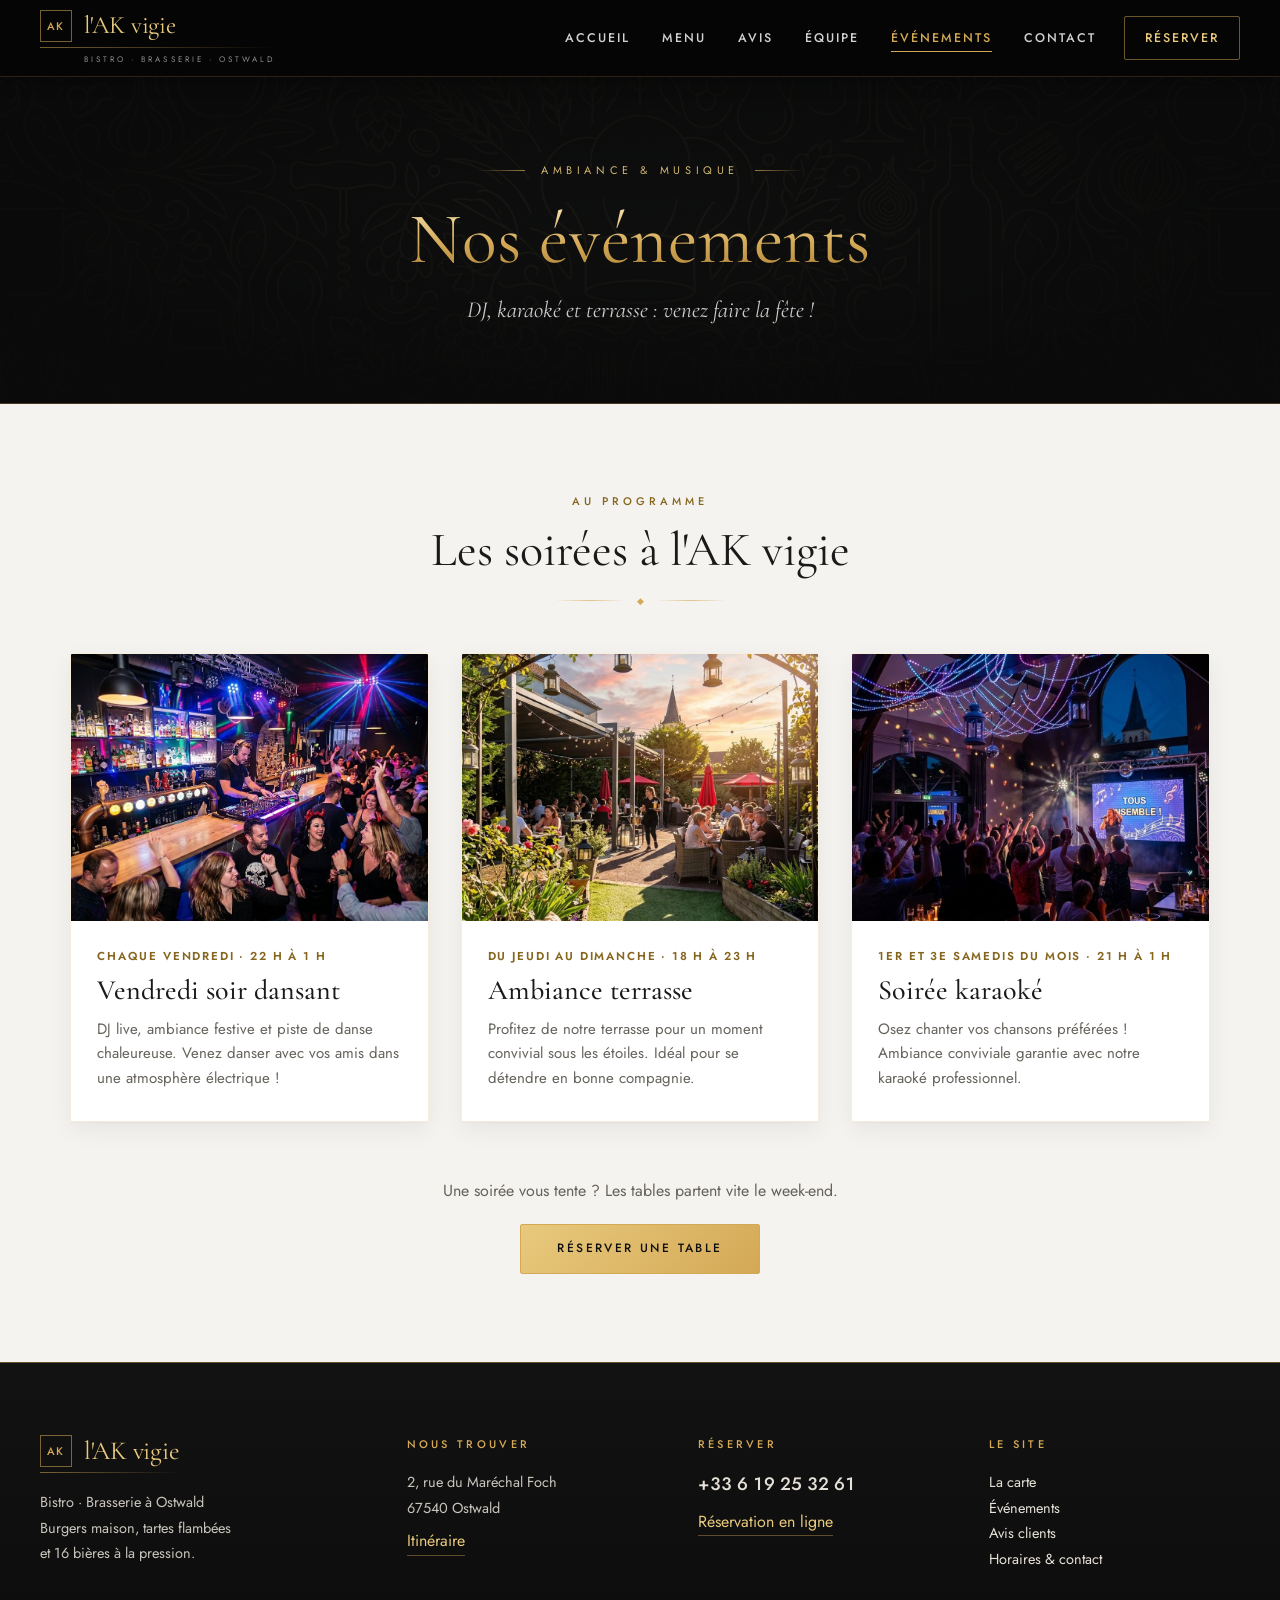
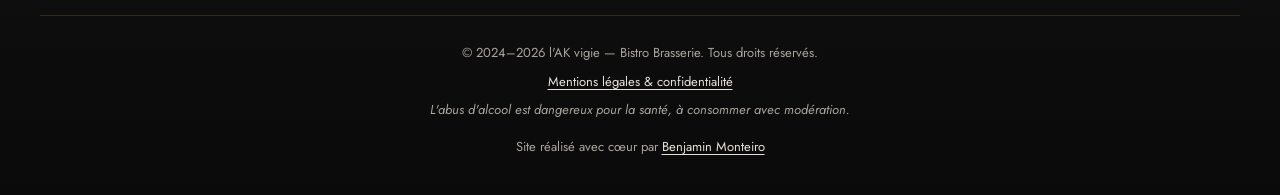
<file: evenements.html>
<!DOCTYPE html>
<html lang="fr">
<head>
    <meta charset="UTF-8">
    <meta name="viewport" content="width=device-width, initial-scale=1, viewport-fit=cover">
    <title>Événements, soirées DJ et karaoké | l'AK vigie Ostwald</title>
    <meta name="description" content="Soirées DJ le vendredi, karaoké le samedi et terrasse du jeudi au dimanche : découvrez les événements de l'AK vigie à Ostwald.">
    <meta name="theme-color" content="#050505">
    <meta property="og:type" content="website">
    <meta property="og:locale" content="fr_FR">
    <meta property="og:site_name" content="l'AK vigie">
    <meta property="og:title" content="Événements, soirées DJ et karaoké | l'AK vigie Ostwald">
    <meta property="og:description" content="Soirées DJ le vendredi, karaoké le samedi et terrasse du jeudi au dimanche : découvrez les événements de l'AK vigie à Ostwald.">
    <meta property="og:image" content="photos/terrasse.jpg">
    <link rel="icon" href="assets/favicon.svg" type="image/svg+xml">
    <link rel="icon" href="assets/favicon-48.png" sizes="48x48" type="image/png">
    <link rel="apple-touch-icon" href="assets/apple-touch-icon.png">
    <link rel="preconnect" href="https://fonts.googleapis.com">
    <link rel="preconnect" href="https://fonts.gstatic.com" crossorigin>
    <link rel="stylesheet" href="https://fonts.googleapis.com/css2?family=Cormorant+Garamond:ital,wght@0,300;0,400;0,500;1,300;1,400&amp;family=Jost:wght@400;500;600&amp;display=swap">
    <link rel="preload" href="photos/fond-chic.webp" as="image" type="image/webp">
    <link rel="stylesheet" href="assets/style.css">
    <script src="assets/site.js" defer></script>
</head>
<body data-page="evenements">
    <a class="skip-link" href="#contenu">Aller au contenu</a>

    <header class="site-header">
        <div class="container header-inner">
            <a class="brand" href="index.html" aria-label="l'AK vigie, retour à l'accueil">
                <span class="brand-row"><span class="brand-mark" aria-hidden="true">AK</span><span class="brand-name">l'AK vigie</span></span>
                <span class="brand-kicker" aria-hidden="true">Bistro &middot; Brasserie &middot; Ostwald</span>
            </a>
            <button class="menu-toggle" type="button" aria-expanded="false" aria-controls="site-nav" aria-label="Ouvrir le menu">
                <span class="menu-toggle__bars" aria-hidden="true"></span>
            </button>
            <nav class="site-nav" id="site-nav" aria-label="Navigation principale">
                <ul class="nav-list">
                    <li><a href="index.html">Accueil</a></li>
                    <li><a href="menu.html">Menu</a></li>
                    <li><a href="avis.html">Avis</a></li>
                    <li><a href="equipe.html">Équipe</a></li>
                    <li><a href="evenements.html" aria-current="page">Événements</a></li>
                    <li><a href="contact.html">Contact</a></li>
                    <li class="nav-cta"><a href="reservation.html">Réserver</a></li>
                </ul>
                <button class="nav-close" type="button" aria-label="Fermer le menu"></button>
            </nav>
        </div>
    </header>

    <main id="contenu" tabindex="-1">
        <section class="page-hero dark-band">
            <div class="pattern" aria-hidden="true"></div>
            <div class="container">
                <p class="kicker">Ambiance &amp; musique</p>
                <h1 class="page-hero__title">Nos événements</h1>
                <p class="page-hero__lead">DJ, karaoké et terrasse&nbsp;: venez faire la fête&nbsp;!</p>
            </div>
        </section>

        <section class="section">
            <div class="container">
                <header class="section-head">
                    <p class="eyebrow">Au programme</p>
                    <h2 class="section-title">Les soirées à l'AK vigie</h2>
                    <div class="rule" aria-hidden="true"><span>&#9670;</span></div>
                </header>
                <ul class="event-gallery" id="events-dynamique">
                    <li class="event-card">
                        <div class="event-image">
                            <img src="photos/soiree-dj.jpg" alt="Soirée DJ au bar de l'AK vigie" loading="lazy" decoding="async" width="960" height="683">
                        </div>
                        <div class="event-info">
                            <h3 class="event-title">Vendredi soir dansant</h3>
                            <p class="event-date">Chaque vendredi &middot; 22&nbsp;h à 1&nbsp;h</p>
                            <p class="event-desc">DJ live, ambiance festive et piste de danse chaleureuse. Venez danser avec vos amis dans une atmosphère électrique&nbsp;!</p>
                        </div>
                    </li>
                    <li class="event-card">
                        <div class="event-image">
                            <img src="photos/terrasse.jpg" alt="Terrasse de l'AK vigie en soirée" loading="lazy" decoding="async" width="960" height="960">
                        </div>
                        <div class="event-info">
                            <h3 class="event-title">Ambiance terrasse</h3>
                            <p class="event-date">Du jeudi au dimanche &middot; 18&nbsp;h à 23&nbsp;h</p>
                            <p class="event-desc">Profitez de notre terrasse pour un moment convivial sous les étoiles. Idéal pour se détendre en bonne compagnie.</p>
                        </div>
                    </li>
                    <li class="event-card">
                        <div class="event-image">
                            <img src="photos/karaoke.jpg" alt="Soirée karaoké à l'AK vigie" loading="lazy" decoding="async" width="960" height="960">
                        </div>
                        <div class="event-info">
                            <h3 class="event-title">Soirée karaoké</h3>
                            <p class="event-date">1er et 3e samedis du mois &middot; 21&nbsp;h à 1&nbsp;h</p>
                            <p class="event-desc">Osez chanter vos chansons préférées&nbsp;! Ambiance conviviale garantie avec notre karaoké professionnel.</p>
                        </div>
                    </li>
                </ul>
                <div class="events-cta">
                    <p>Une soirée vous tente&nbsp;? Les tables partent vite le week-end.</p>
                    <a class="btn btn--gold" href="reservation.html">Réserver une table</a>
                </div>
            </div>
        </section>
    </main>

    <footer class="site-footer">
        <div class="container">
            <div class="footer-grid">
                <div class="footer-brand">
                    <a class="brand" href="index.html" aria-label="l'AK vigie, retour à l'accueil">
                        <span class="brand-row"><span class="brand-mark" aria-hidden="true">AK</span><span class="brand-name">l'AK vigie</span></span>
                    </a>
                    <p>Bistro &middot; Brasserie à Ostwald<br>Burgers maison, tartes flambées<br>et 16 bières à la pression.</p>
                </div>
                <div>
                    <h2 class="footer-title">Nous trouver</h2>
                    <address>2, rue du Maréchal Foch<br>67540 Ostwald</address>
                    <a class="footer-link" href="https://www.google.com/maps/search/?api=1&amp;query=L%27AK%20Vigie%2C%202%20Rue%20du%20Mar%C3%A9chal%20Foch%2C%2067540%20Ostwald" target="_blank" rel="noopener">Itinéraire</a>
                </div>
                <div>
                    <h2 class="footer-title">Réserver</h2>
                    <p><a class="footer-phone" href="tel:+33619253261">+33 6 19 25 32 61</a></p>
                    <a class="footer-link" href="reservation.html">Réservation en ligne</a>
                </div>
                <nav aria-label="Plan du site">
                    <h2 class="footer-title">Le site</h2>
                    <ul>
                        <li><a href="menu.html">La carte</a></li>
                        <li><a href="evenements.html">Événements</a></li>
                        <li><a href="avis.html">Avis clients</a></li>
                        <li><a href="contact.html">Horaires &amp; contact</a></li>
                    </ul>
                </nav>
            </div>
            <div class="footer-bottom">
                <p>&copy; 2024–<span data-annee>2026</span> l'AK vigie &mdash; Bistro Brasserie. Tous droits réservés.</p>
                <p><a href="mentions-legales.html">Mentions légales &amp; confidentialité</a></p>
                <p class="footer-alcool">L'abus d'alcool est dangereux pour la santé, à consommer avec modération.</p>
                <p class="footer-credit">Site réalisé avec cœur par <a href="tel:+33762575284">Benjamin Monteiro</a></p>
            </div>
        </div>
    </footer>
</body>
</html>
</file>
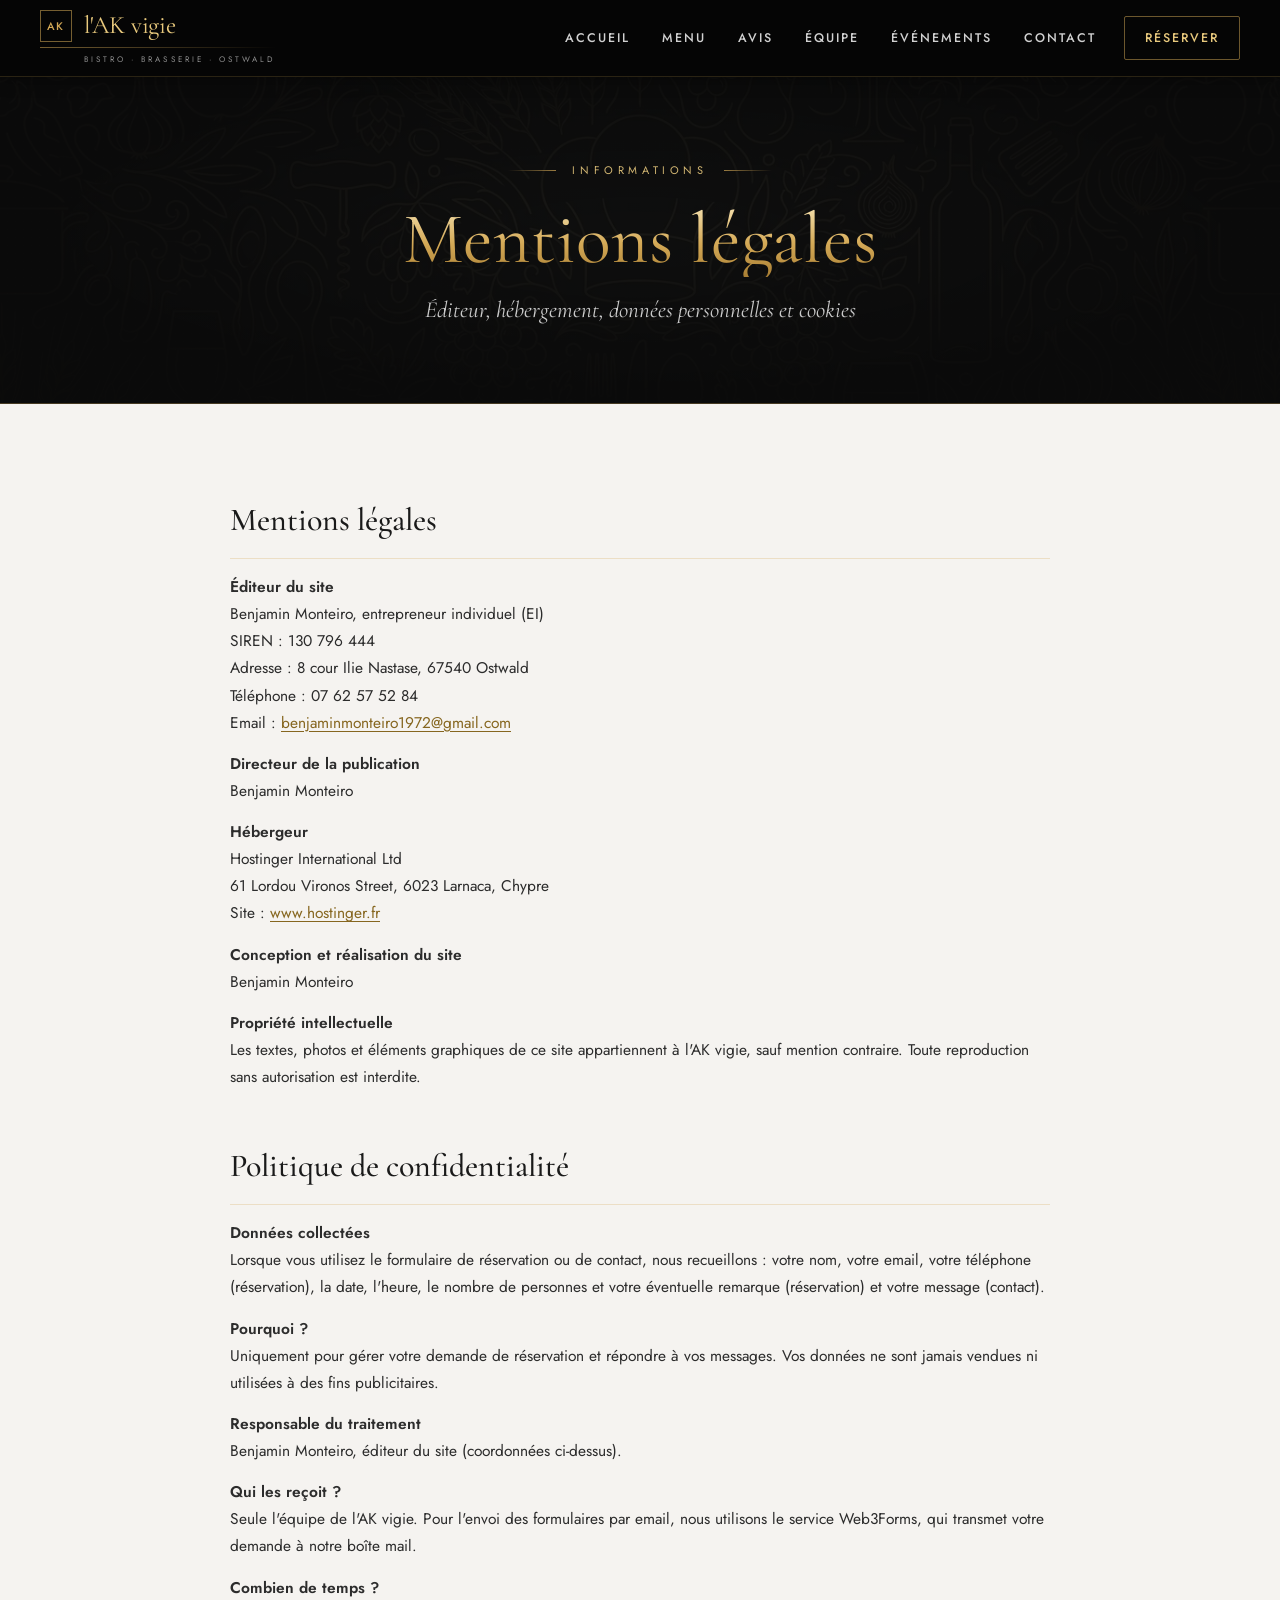
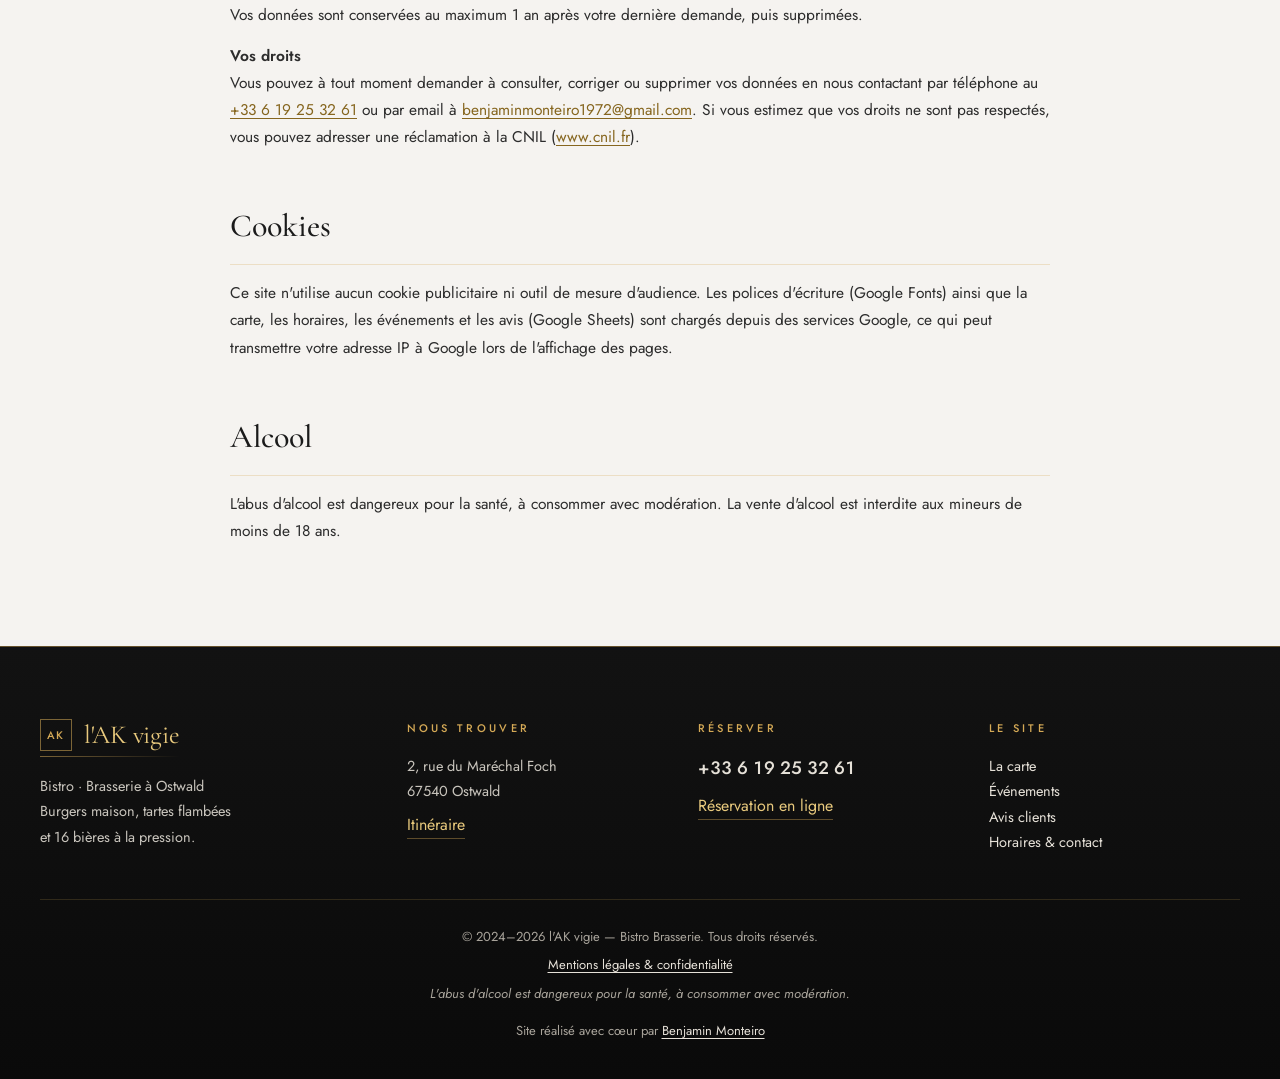
<file: mentions-legales.html>
<!DOCTYPE html>
<html lang="fr">
<head>
    <meta charset="UTF-8">
    <meta name="viewport" content="width=device-width, initial-scale=1, viewport-fit=cover">
    <title>Mentions légales et confidentialité | l'AK vigie</title>
    <meta name="description" content="Mentions légales, politique de confidentialité et cookies du site de l'AK vigie, bistro brasserie à Ostwald.">
    <meta name="theme-color" content="#050505">
    <meta property="og:type" content="website">
    <meta property="og:locale" content="fr_FR">
    <meta property="og:site_name" content="l'AK vigie">
    <meta property="og:title" content="Mentions légales et confidentialité | l'AK vigie">
    <meta property="og:description" content="Mentions légales, politique de confidentialité et cookies du site de l'AK vigie, bistro brasserie à Ostwald.">
    <meta property="og:image" content="photos/terrasse.jpg">
    <link rel="icon" href="assets/favicon.svg" type="image/svg+xml">
    <link rel="icon" href="assets/favicon-48.png" sizes="48x48" type="image/png">
    <link rel="apple-touch-icon" href="assets/apple-touch-icon.png">
    <link rel="preconnect" href="https://fonts.googleapis.com">
    <link rel="preconnect" href="https://fonts.gstatic.com" crossorigin>
    <link rel="stylesheet" href="https://fonts.googleapis.com/css2?family=Cormorant+Garamond:ital,wght@0,300;0,400;0,500;1,300;1,400&amp;family=Jost:wght@400;500;600&amp;display=swap">
    <link rel="preload" href="photos/fond-chic.webp" as="image" type="image/webp">
    <link rel="stylesheet" href="assets/style.css">
    <script src="assets/site.js" defer></script>
</head>
<body data-page="mentions">
    <a class="skip-link" href="#contenu">Aller au contenu</a>

    <header class="site-header">
        <div class="container header-inner">
            <a class="brand" href="index.html" aria-label="l'AK vigie, retour à l'accueil">
                <span class="brand-row"><span class="brand-mark" aria-hidden="true">AK</span><span class="brand-name">l'AK vigie</span></span>
                <span class="brand-kicker" aria-hidden="true">Bistro &middot; Brasserie &middot; Ostwald</span>
            </a>
            <button class="menu-toggle" type="button" aria-expanded="false" aria-controls="site-nav" aria-label="Ouvrir le menu">
                <span class="menu-toggle__bars" aria-hidden="true"></span>
            </button>
            <nav class="site-nav" id="site-nav" aria-label="Navigation principale">
                <ul class="nav-list">
                    <li><a href="index.html">Accueil</a></li>
                    <li><a href="menu.html">Menu</a></li>
                    <li><a href="avis.html">Avis</a></li>
                    <li><a href="equipe.html">Équipe</a></li>
                    <li><a href="evenements.html">Événements</a></li>
                    <li><a href="contact.html">Contact</a></li>
                    <li class="nav-cta"><a href="reservation.html">Réserver</a></li>
                </ul>
                <button class="nav-close" type="button" aria-label="Fermer le menu"></button>
            </nav>
        </div>
    </header>

    <main id="contenu" tabindex="-1">
        <section class="page-hero dark-band">
            <div class="pattern" aria-hidden="true"></div>
            <div class="container">
                <p class="kicker">Informations</p>
                <h1 class="page-hero__title">Mentions légales</h1>
                <p class="page-hero__lead">Éditeur, hébergement, données personnelles et cookies</p>
            </div>
        </section>

        <section class="section">
            <div class="container">
                <div class="legal-page">
                    <h2>Mentions légales</h2>
                    <p><strong>Éditeur du site</strong><br>
                    Benjamin Monteiro, entrepreneur individuel (EI)<br>
                    SIREN&nbsp;: 130&nbsp;796&nbsp;444<br>
                    Adresse&nbsp;: 8 cour Ilie Nastase, 67540 Ostwald<br>
                    Téléphone&nbsp;: 07&nbsp;62&nbsp;57&nbsp;52&nbsp;84<br>
                    Email&nbsp;: <a href="mailto:benjaminmonteiro1972@gmail.com">benjaminmonteiro1972@gmail.com</a></p>
                    <p><strong>Directeur de la publication</strong><br>Benjamin Monteiro</p>
                    <p><strong>Hébergeur</strong><br>
                    Hostinger International Ltd<br>
                    61 Lordou Vironos Street, 6023 Larnaca, Chypre<br>
                    Site&nbsp;: <a href="https://www.hostinger.fr" target="_blank" rel="noopener">www.hostinger.fr</a></p>
                    <p><strong>Conception et réalisation du site</strong><br>Benjamin Monteiro</p>
                    <p><strong>Propriété intellectuelle</strong><br>
                    Les textes, photos et éléments graphiques de ce site appartiennent à l'AK vigie, sauf mention contraire. Toute reproduction sans autorisation est interdite.</p>

                    <h2 id="confidentialite">Politique de confidentialité</h2>
                    <p><strong>Données collectées</strong><br>
                    Lorsque vous utilisez le formulaire de réservation ou de contact, nous recueillons&nbsp;: votre nom, votre email, votre téléphone (réservation), la date, l'heure, le nombre de personnes et votre éventuelle remarque (réservation) et votre message (contact).</p>
                    <p><strong>Pourquoi&nbsp;?</strong><br>
                    Uniquement pour gérer votre demande de réservation et répondre à vos messages. Vos données ne sont jamais vendues ni utilisées à des fins publicitaires.</p>
                    <p><strong>Responsable du traitement</strong><br>
                    Benjamin Monteiro, éditeur du site (coordonnées ci-dessus).</p>
                    <p><strong>Qui les reçoit&nbsp;?</strong><br>
                    Seule l'équipe de l'AK vigie. Pour l'envoi des formulaires par email, nous utilisons le service Web3Forms, qui transmet votre demande à notre boîte mail.</p>
                    <p><strong>Combien de temps&nbsp;?</strong><br>
                    Vos données sont conservées au maximum 1&nbsp;an après votre dernière demande, puis supprimées.</p>
                    <p><strong>Vos droits</strong><br>
                    Vous pouvez à tout moment demander à consulter, corriger ou supprimer vos données en nous contactant par téléphone au <a href="tel:+33619253261">+33 6 19 25 32 61</a> ou par email à <a href="mailto:benjaminmonteiro1972@gmail.com">benjaminmonteiro1972@gmail.com</a>. Si vous estimez que vos droits ne sont pas respectés, vous pouvez adresser une réclamation à la CNIL (<a href="https://www.cnil.fr" target="_blank" rel="noopener">www.cnil.fr</a>).</p>

                    <h2>Cookies</h2>
                    <p>Ce site n'utilise aucun cookie publicitaire ni outil de mesure d'audience. Les polices d'écriture (Google Fonts) ainsi que la carte, les horaires, les événements et les avis (Google Sheets) sont chargés depuis des services Google, ce qui peut transmettre votre adresse IP à Google lors de l'affichage des pages.</p>

                    <h2>Alcool</h2>
                    <p>L'abus d'alcool est dangereux pour la santé, à consommer avec modération. La vente d'alcool est interdite aux mineurs de moins de 18&nbsp;ans.</p>
                </div>
            </div>
        </section>
    </main>

    <footer class="site-footer">
        <div class="container">
            <div class="footer-grid">
                <div class="footer-brand">
                    <a class="brand" href="index.html" aria-label="l'AK vigie, retour à l'accueil">
                        <span class="brand-row"><span class="brand-mark" aria-hidden="true">AK</span><span class="brand-name">l'AK vigie</span></span>
                    </a>
                    <p>Bistro &middot; Brasserie à Ostwald<br>Burgers maison, tartes flambées<br>et 16 bières à la pression.</p>
                </div>
                <div>
                    <h2 class="footer-title">Nous trouver</h2>
                    <address>2, rue du Maréchal Foch<br>67540 Ostwald</address>
                    <a class="footer-link" href="https://www.google.com/maps/search/?api=1&amp;query=L%27AK%20Vigie%2C%202%20Rue%20du%20Mar%C3%A9chal%20Foch%2C%2067540%20Ostwald" target="_blank" rel="noopener">Itinéraire</a>
                </div>
                <div>
                    <h2 class="footer-title">Réserver</h2>
                    <p><a class="footer-phone" href="tel:+33619253261">+33 6 19 25 32 61</a></p>
                    <a class="footer-link" href="reservation.html">Réservation en ligne</a>
                </div>
                <nav aria-label="Plan du site">
                    <h2 class="footer-title">Le site</h2>
                    <ul>
                        <li><a href="menu.html">La carte</a></li>
                        <li><a href="evenements.html">Événements</a></li>
                        <li><a href="avis.html">Avis clients</a></li>
                        <li><a href="contact.html">Horaires &amp; contact</a></li>
                    </ul>
                </nav>
            </div>
            <div class="footer-bottom">
                <p>&copy; 2024–<span data-annee>2026</span> l'AK vigie &mdash; Bistro Brasserie. Tous droits réservés.</p>
                <p><a href="mentions-legales.html">Mentions légales &amp; confidentialité</a></p>
                <p class="footer-alcool">L'abus d'alcool est dangereux pour la santé, à consommer avec modération.</p>
                <p class="footer-credit">Site réalisé avec cœur par <a href="tel:+33762575284">Benjamin Monteiro</a></p>
            </div>
        </div>
    </footer>
</body>
</html>
</file>
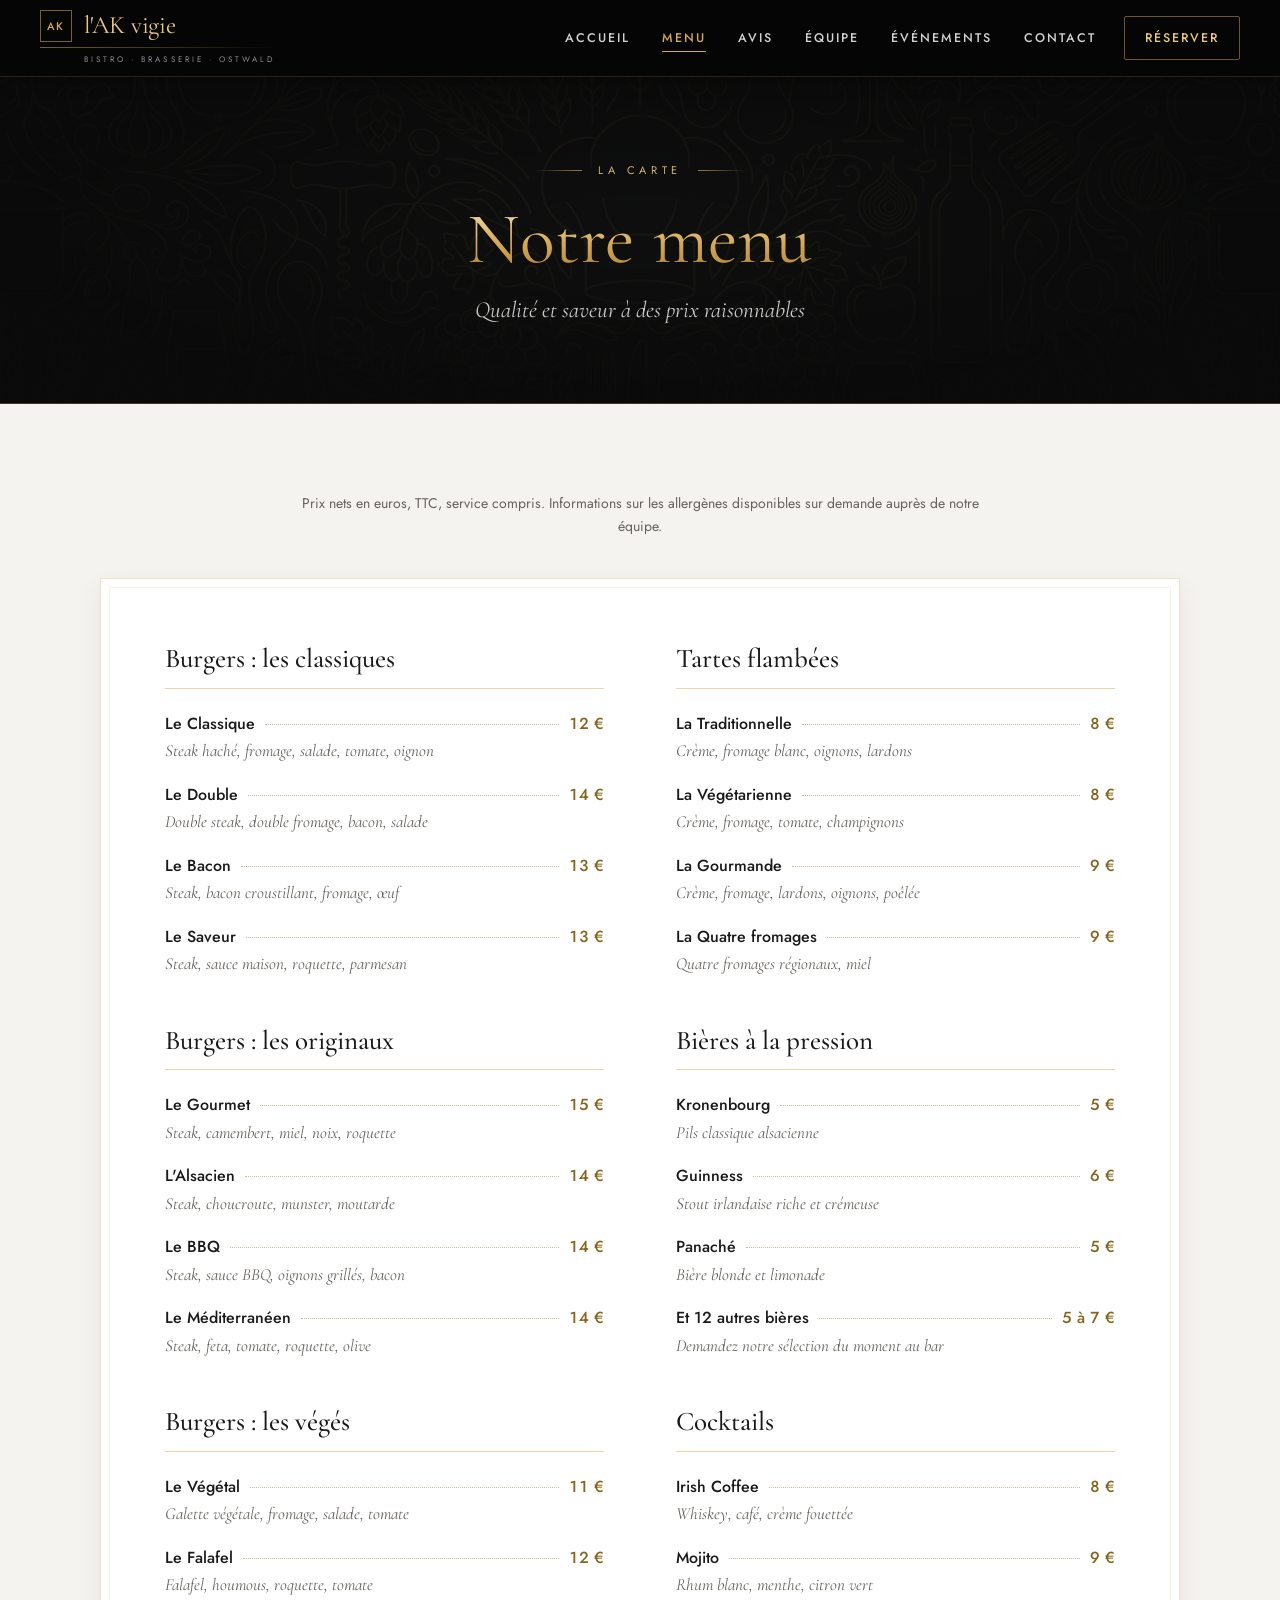
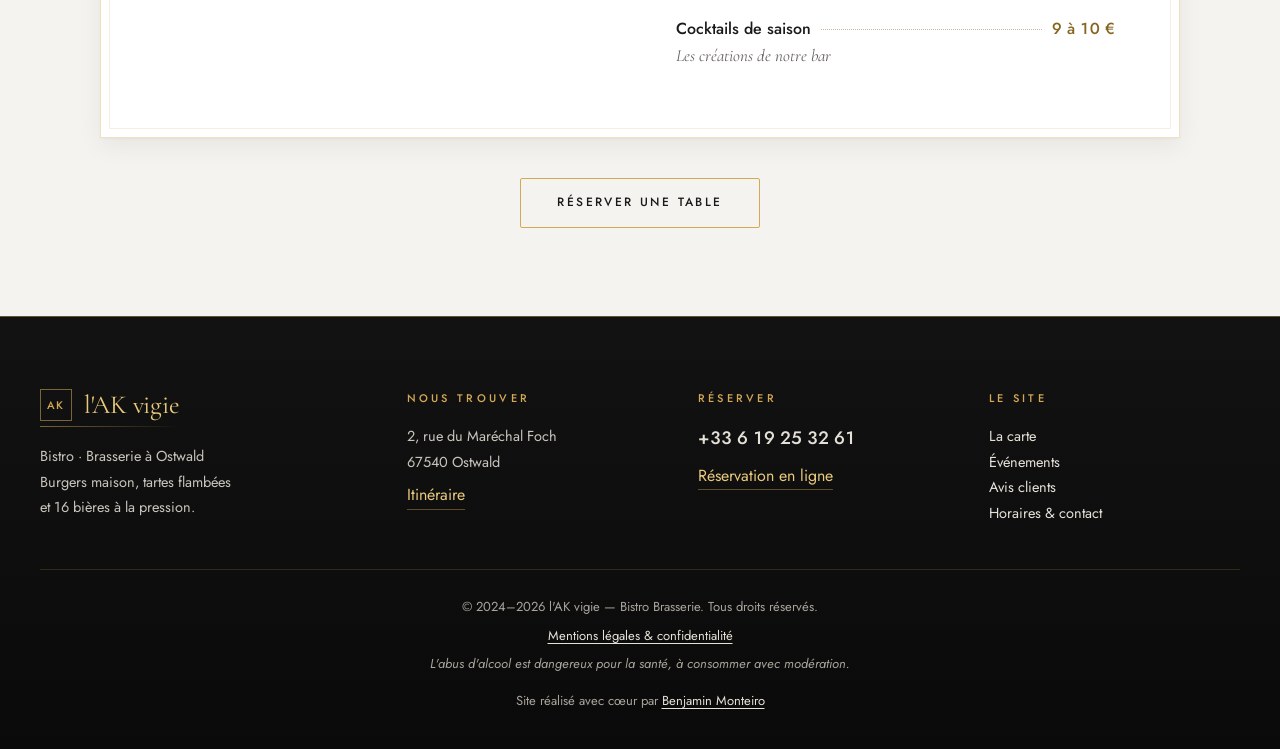
<file: menu.html>
<!DOCTYPE html>
<html lang="fr">
<head>
    <meta charset="UTF-8">
    <meta name="viewport" content="width=device-width, initial-scale=1, viewport-fit=cover">
    <title>Menu – Burgers, tartes flambées et bières | l'AK vigie Ostwald</title>
    <meta name="description" content="La carte de l'AK vigie à Ostwald : burgers maison classiques, originaux et végétariens, tartes flambées alsaciennes, bières à la pression et cocktails.">
    <meta name="theme-color" content="#050505">
    <meta property="og:type" content="website">
    <meta property="og:locale" content="fr_FR">
    <meta property="og:site_name" content="l'AK vigie">
    <meta property="og:title" content="Menu – Burgers, tartes flambées et bières | l'AK vigie Ostwald">
    <meta property="og:description" content="La carte de l'AK vigie à Ostwald : burgers maison classiques, originaux et végétariens, tartes flambées alsaciennes, bières à la pression et cocktails.">
    <meta property="og:image" content="photos/terrasse.jpg">
    <link rel="icon" href="assets/favicon.svg" type="image/svg+xml">
    <link rel="icon" href="assets/favicon-48.png" sizes="48x48" type="image/png">
    <link rel="apple-touch-icon" href="assets/apple-touch-icon.png">
    <link rel="preconnect" href="https://fonts.googleapis.com">
    <link rel="preconnect" href="https://fonts.gstatic.com" crossorigin>
    <link rel="stylesheet" href="https://fonts.googleapis.com/css2?family=Cormorant+Garamond:ital,wght@0,300;0,400;0,500;1,300;1,400&amp;family=Jost:wght@400;500;600&amp;display=swap">
    <link rel="preload" href="photos/fond-chic.webp" as="image" type="image/webp">
    <link rel="stylesheet" href="assets/style.css">
    <script src="assets/site.js" defer></script>
</head>
<body data-page="menu">
    <a class="skip-link" href="#contenu">Aller au contenu</a>

    <header class="site-header">
        <div class="container header-inner">
            <a class="brand" href="index.html" aria-label="l'AK vigie, retour à l'accueil">
                <span class="brand-row"><span class="brand-mark" aria-hidden="true">AK</span><span class="brand-name">l'AK vigie</span></span>
                <span class="brand-kicker" aria-hidden="true">Bistro &middot; Brasserie &middot; Ostwald</span>
            </a>
            <button class="menu-toggle" type="button" aria-expanded="false" aria-controls="site-nav" aria-label="Ouvrir le menu">
                <span class="menu-toggle__bars" aria-hidden="true"></span>
            </button>
            <nav class="site-nav" id="site-nav" aria-label="Navigation principale">
                <ul class="nav-list">
                    <li><a href="index.html">Accueil</a></li>
                    <li><a href="menu.html" aria-current="page">Menu</a></li>
                    <li><a href="avis.html">Avis</a></li>
                    <li><a href="equipe.html">Équipe</a></li>
                    <li><a href="evenements.html">Événements</a></li>
                    <li><a href="contact.html">Contact</a></li>
                    <li class="nav-cta"><a href="reservation.html">Réserver</a></li>
                </ul>
                <button class="nav-close" type="button" aria-label="Fermer le menu"></button>
            </nav>
        </div>
    </header>

    <main id="contenu" tabindex="-1">
        <section class="page-hero dark-band">
            <div class="pattern" aria-hidden="true"></div>
            <div class="container">
                <p class="kicker">La carte</p>
                <h1 class="page-hero__title">Notre menu</h1>
                <p class="page-hero__lead">Qualité et saveur à des prix raisonnables</p>
            </div>
        </section>

        <section class="section">
            <div class="container">
                <p class="menu-intro">Prix nets en euros, TTC, service compris. Informations sur les allergènes disponibles sur demande auprès de notre équipe.</p>
                <div class="menu-sheet">
                    <h2 class="sr-only">La carte</h2>
                    <div class="menu-grid" id="menu-dynamique">
                        <section class="menu-category">
                            <h3>Burgers : les classiques</h3>
                            <div class="menu-item">
                                <div class="menu-item-header">
                                    <span class="menu-item-name">Le Classique</span>
                                    <span class="menu-leader" aria-hidden="true"></span>
                                    <span class="menu-item-price">12&nbsp;€</span>
                                </div>
                                <p class="menu-item-desc">Steak haché, fromage, salade, tomate, oignon</p>
                            </div>
                            <div class="menu-item">
                                <div class="menu-item-header">
                                    <span class="menu-item-name">Le Double</span>
                                    <span class="menu-leader" aria-hidden="true"></span>
                                    <span class="menu-item-price">14&nbsp;€</span>
                                </div>
                                <p class="menu-item-desc">Double steak, double fromage, bacon, salade</p>
                            </div>
                            <div class="menu-item">
                                <div class="menu-item-header">
                                    <span class="menu-item-name">Le Bacon</span>
                                    <span class="menu-leader" aria-hidden="true"></span>
                                    <span class="menu-item-price">13&nbsp;€</span>
                                </div>
                                <p class="menu-item-desc">Steak, bacon croustillant, fromage, œuf</p>
                            </div>
                            <div class="menu-item">
                                <div class="menu-item-header">
                                    <span class="menu-item-name">Le Saveur</span>
                                    <span class="menu-leader" aria-hidden="true"></span>
                                    <span class="menu-item-price">13&nbsp;€</span>
                                </div>
                                <p class="menu-item-desc">Steak, sauce maison, roquette, parmesan</p>
                            </div>
                        </section>
                        <section class="menu-category">
                            <h3>Burgers : les originaux</h3>
                            <div class="menu-item">
                                <div class="menu-item-header">
                                    <span class="menu-item-name">Le Gourmet</span>
                                    <span class="menu-leader" aria-hidden="true"></span>
                                    <span class="menu-item-price">15&nbsp;€</span>
                                </div>
                                <p class="menu-item-desc">Steak, camembert, miel, noix, roquette</p>
                            </div>
                            <div class="menu-item">
                                <div class="menu-item-header">
                                    <span class="menu-item-name">L'Alsacien</span>
                                    <span class="menu-leader" aria-hidden="true"></span>
                                    <span class="menu-item-price">14&nbsp;€</span>
                                </div>
                                <p class="menu-item-desc">Steak, choucroute, munster, moutarde</p>
                            </div>
                            <div class="menu-item">
                                <div class="menu-item-header">
                                    <span class="menu-item-name">Le BBQ</span>
                                    <span class="menu-leader" aria-hidden="true"></span>
                                    <span class="menu-item-price">14&nbsp;€</span>
                                </div>
                                <p class="menu-item-desc">Steak, sauce BBQ, oignons grillés, bacon</p>
                            </div>
                            <div class="menu-item">
                                <div class="menu-item-header">
                                    <span class="menu-item-name">Le Méditerranéen</span>
                                    <span class="menu-leader" aria-hidden="true"></span>
                                    <span class="menu-item-price">14&nbsp;€</span>
                                </div>
                                <p class="menu-item-desc">Steak, feta, tomate, roquette, olive</p>
                            </div>
                        </section>
                        <section class="menu-category">
                            <h3>Burgers : les végés</h3>
                            <div class="menu-item">
                                <div class="menu-item-header">
                                    <span class="menu-item-name">Le Végétal</span>
                                    <span class="menu-leader" aria-hidden="true"></span>
                                    <span class="menu-item-price">11&nbsp;€</span>
                                </div>
                                <p class="menu-item-desc">Galette végétale, fromage, salade, tomate</p>
                            </div>
                            <div class="menu-item">
                                <div class="menu-item-header">
                                    <span class="menu-item-name">Le Falafel</span>
                                    <span class="menu-leader" aria-hidden="true"></span>
                                    <span class="menu-item-price">12&nbsp;€</span>
                                </div>
                                <p class="menu-item-desc">Falafel, houmous, roquette, tomate</p>
                            </div>
                        </section>
                        <section class="menu-category">
                            <h3>Tartes flambées</h3>
                            <div class="menu-item">
                                <div class="menu-item-header">
                                    <span class="menu-item-name">La Traditionnelle</span>
                                    <span class="menu-leader" aria-hidden="true"></span>
                                    <span class="menu-item-price">8&nbsp;€</span>
                                </div>
                                <p class="menu-item-desc">Crème, fromage blanc, oignons, lardons</p>
                            </div>
                            <div class="menu-item">
                                <div class="menu-item-header">
                                    <span class="menu-item-name">La Végétarienne</span>
                                    <span class="menu-leader" aria-hidden="true"></span>
                                    <span class="menu-item-price">8&nbsp;€</span>
                                </div>
                                <p class="menu-item-desc">Crème, fromage, tomate, champignons</p>
                            </div>
                            <div class="menu-item">
                                <div class="menu-item-header">
                                    <span class="menu-item-name">La Gourmande</span>
                                    <span class="menu-leader" aria-hidden="true"></span>
                                    <span class="menu-item-price">9&nbsp;€</span>
                                </div>
                                <p class="menu-item-desc">Crème, fromage, lardons, oignons, poêlée</p>
                            </div>
                            <div class="menu-item">
                                <div class="menu-item-header">
                                    <span class="menu-item-name">La Quatre fromages</span>
                                    <span class="menu-leader" aria-hidden="true"></span>
                                    <span class="menu-item-price">9&nbsp;€</span>
                                </div>
                                <p class="menu-item-desc">Quatre fromages régionaux, miel</p>
                            </div>
                        </section>
                        <section class="menu-category">
                            <h3>Bières à la pression</h3>
                            <div class="menu-item">
                                <div class="menu-item-header">
                                    <span class="menu-item-name">Kronenbourg</span>
                                    <span class="menu-leader" aria-hidden="true"></span>
                                    <span class="menu-item-price">5&nbsp;€</span>
                                </div>
                                <p class="menu-item-desc">Pils classique alsacienne</p>
                            </div>
                            <div class="menu-item">
                                <div class="menu-item-header">
                                    <span class="menu-item-name">Guinness</span>
                                    <span class="menu-leader" aria-hidden="true"></span>
                                    <span class="menu-item-price">6&nbsp;€</span>
                                </div>
                                <p class="menu-item-desc">Stout irlandaise riche et crémeuse</p>
                            </div>
                            <div class="menu-item">
                                <div class="menu-item-header">
                                    <span class="menu-item-name">Panaché</span>
                                    <span class="menu-leader" aria-hidden="true"></span>
                                    <span class="menu-item-price">5&nbsp;€</span>
                                </div>
                                <p class="menu-item-desc">Bière blonde et limonade</p>
                            </div>
                            <div class="menu-item">
                                <div class="menu-item-header">
                                    <span class="menu-item-name">Et 12 autres bières</span>
                                    <span class="menu-leader" aria-hidden="true"></span>
                                    <span class="menu-item-price">5 à 7&nbsp;€</span>
                                </div>
                                <p class="menu-item-desc">Demandez notre sélection du moment au bar</p>
                            </div>
                        </section>
                        <section class="menu-category">
                            <h3>Cocktails</h3>
                            <div class="menu-item">
                                <div class="menu-item-header">
                                    <span class="menu-item-name">Irish Coffee</span>
                                    <span class="menu-leader" aria-hidden="true"></span>
                                    <span class="menu-item-price">8&nbsp;€</span>
                                </div>
                                <p class="menu-item-desc">Whiskey, café, crème fouettée</p>
                            </div>
                            <div class="menu-item">
                                <div class="menu-item-header">
                                    <span class="menu-item-name">Mojito</span>
                                    <span class="menu-leader" aria-hidden="true"></span>
                                    <span class="menu-item-price">9&nbsp;€</span>
                                </div>
                                <p class="menu-item-desc">Rhum blanc, menthe, citron vert</p>
                            </div>
                            <div class="menu-item">
                                <div class="menu-item-header">
                                    <span class="menu-item-name">Cocktails de saison</span>
                                    <span class="menu-leader" aria-hidden="true"></span>
                                    <span class="menu-item-price">9 à 10&nbsp;€</span>
                                </div>
                                <p class="menu-item-desc">Les créations de notre bar</p>
                            </div>
                        </section>
                    </div>
                </div>
                <div class="menu-footnote">
                    <a class="btn btn--outline" href="reservation.html">Réserver une table</a>
                </div>
            </div>
        </section>
    </main>

    <footer class="site-footer">
        <div class="container">
            <div class="footer-grid">
                <div class="footer-brand">
                    <a class="brand" href="index.html" aria-label="l'AK vigie, retour à l'accueil">
                        <span class="brand-row"><span class="brand-mark" aria-hidden="true">AK</span><span class="brand-name">l'AK vigie</span></span>
                    </a>
                    <p>Bistro &middot; Brasserie à Ostwald<br>Burgers maison, tartes flambées<br>et 16 bières à la pression.</p>
                </div>
                <div>
                    <h2 class="footer-title">Nous trouver</h2>
                    <address>2, rue du Maréchal Foch<br>67540 Ostwald</address>
                    <a class="footer-link" href="https://www.google.com/maps/search/?api=1&amp;query=L%27AK%20Vigie%2C%202%20Rue%20du%20Mar%C3%A9chal%20Foch%2C%2067540%20Ostwald" target="_blank" rel="noopener">Itinéraire</a>
                </div>
                <div>
                    <h2 class="footer-title">Réserver</h2>
                    <p><a class="footer-phone" href="tel:+33619253261">+33 6 19 25 32 61</a></p>
                    <a class="footer-link" href="reservation.html">Réservation en ligne</a>
                </div>
                <nav aria-label="Plan du site">
                    <h2 class="footer-title">Le site</h2>
                    <ul>
                        <li><a href="menu.html">La carte</a></li>
                        <li><a href="evenements.html">Événements</a></li>
                        <li><a href="avis.html">Avis clients</a></li>
                        <li><a href="contact.html">Horaires &amp; contact</a></li>
                    </ul>
                </nav>
            </div>
            <div class="footer-bottom">
                <p>&copy; 2024–<span data-annee>2026</span> l'AK vigie &mdash; Bistro Brasserie. Tous droits réservés.</p>
                <p><a href="mentions-legales.html">Mentions légales &amp; confidentialité</a></p>
                <p class="footer-alcool">L'abus d'alcool est dangereux pour la santé, à consommer avec modération.</p>
                <p class="footer-credit">Site réalisé avec cœur par <a href="tel:+33762575284">Benjamin Monteiro</a></p>
            </div>
        </div>
    </footer>
</body>
</html>
</file>
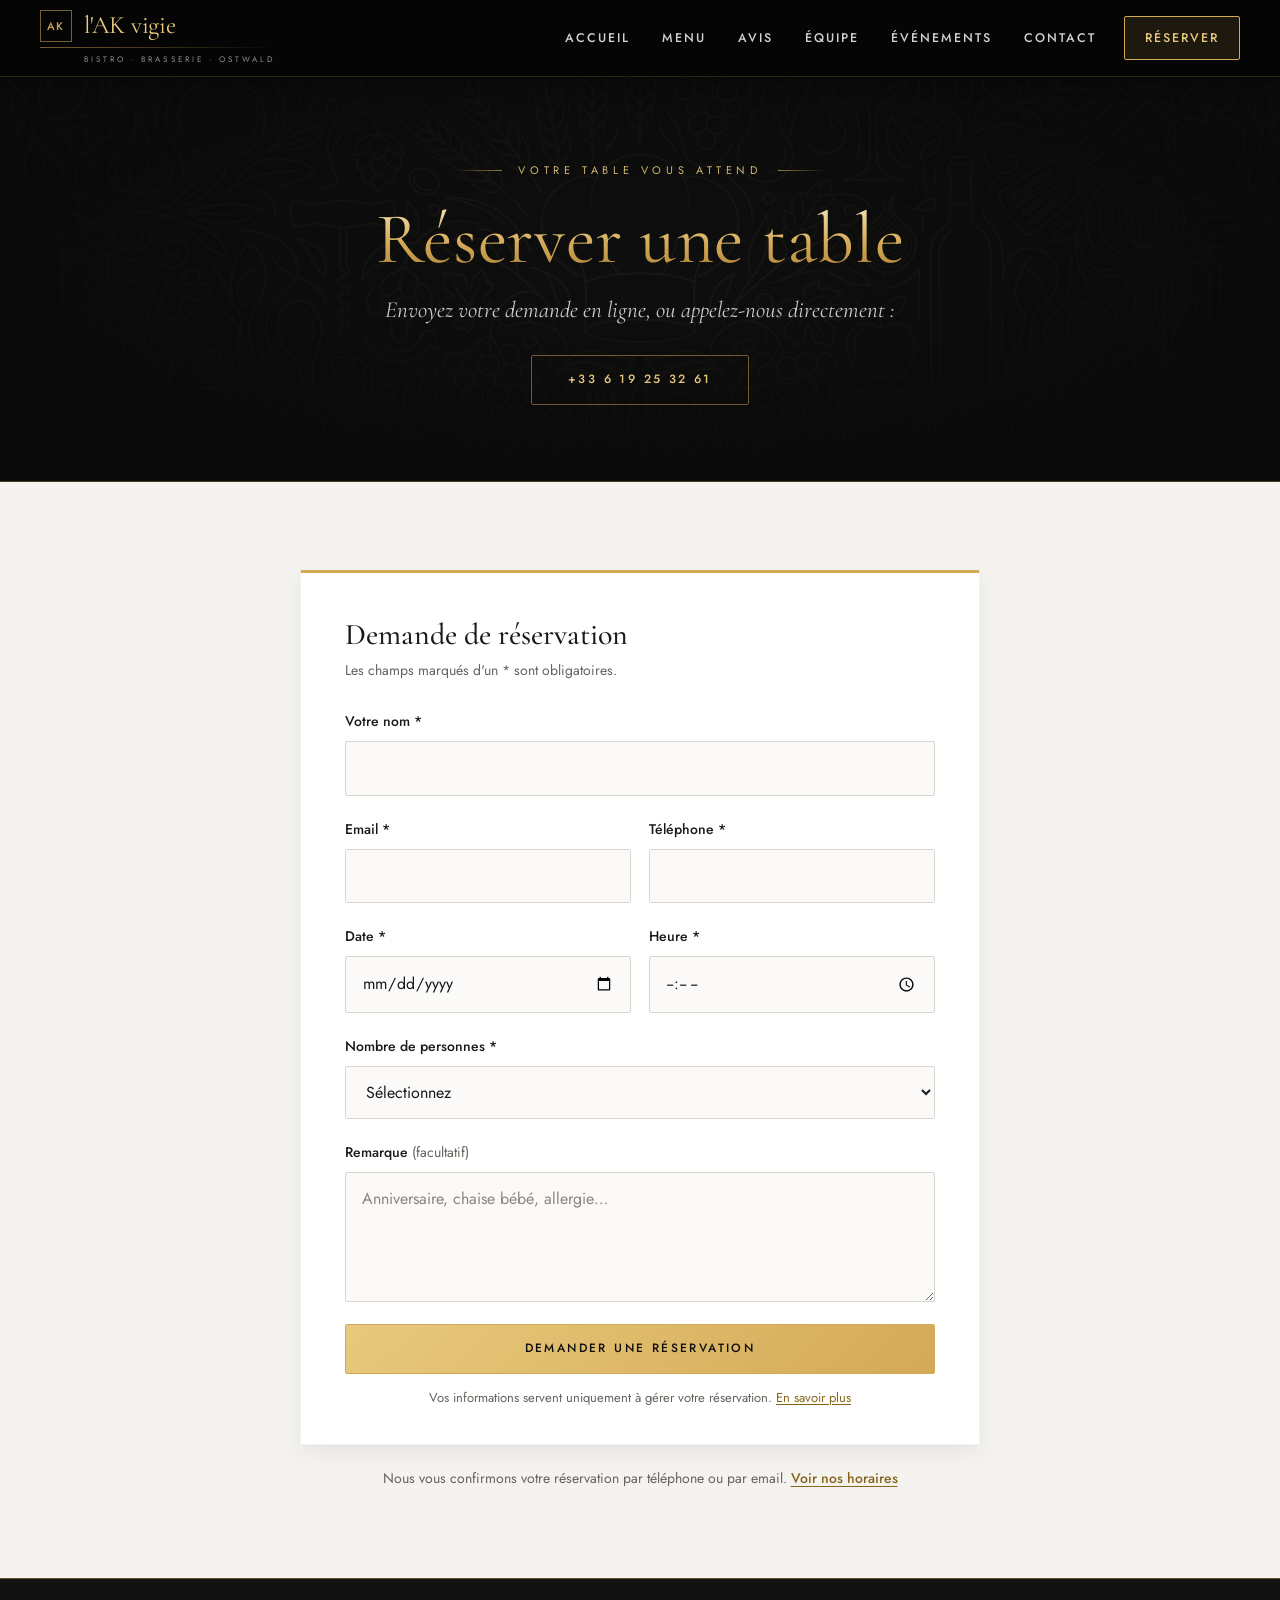
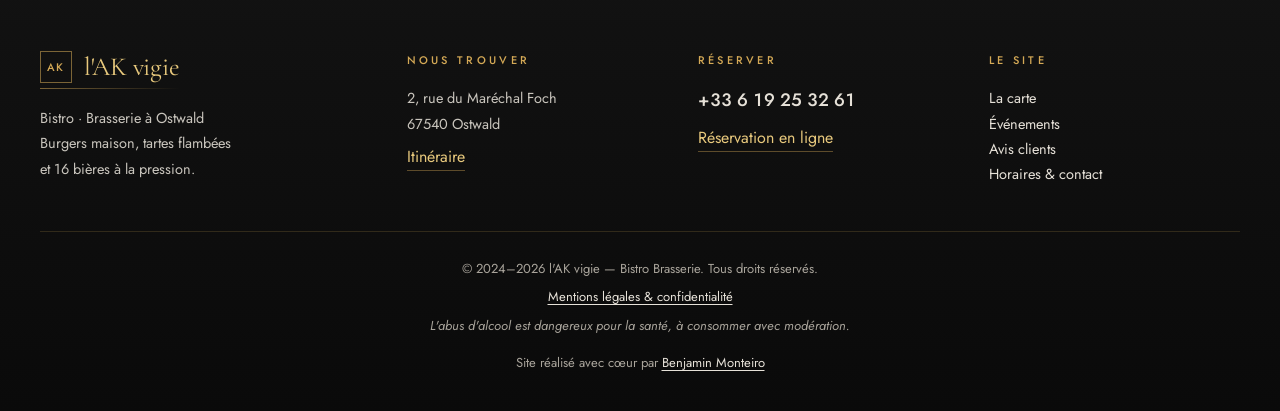
<file: reservation.html>
<!DOCTYPE html>
<html lang="fr">
<head>
    <meta charset="UTF-8">
    <meta name="viewport" content="width=device-width, initial-scale=1, viewport-fit=cover">
    <title>Réserver une table | l'AK vigie, bistro brasserie à Ostwald</title>
    <meta name="description" content="Réservez votre table à l'AK vigie à Ostwald : demande en ligne en quelques secondes ou par téléphone au +33 6 19 25 32 61.">
    <meta name="theme-color" content="#050505">
    <meta property="og:type" content="website">
    <meta property="og:locale" content="fr_FR">
    <meta property="og:site_name" content="l'AK vigie">
    <meta property="og:title" content="Réserver une table | l'AK vigie, bistro brasserie à Ostwald">
    <meta property="og:description" content="Réservez votre table à l'AK vigie à Ostwald : demande en ligne en quelques secondes ou par téléphone au +33 6 19 25 32 61.">
    <meta property="og:image" content="photos/terrasse.jpg">
    <link rel="icon" href="assets/favicon.svg" type="image/svg+xml">
    <link rel="icon" href="assets/favicon-48.png" sizes="48x48" type="image/png">
    <link rel="apple-touch-icon" href="assets/apple-touch-icon.png">
    <link rel="preconnect" href="https://fonts.googleapis.com">
    <link rel="preconnect" href="https://fonts.gstatic.com" crossorigin>
    <link rel="stylesheet" href="https://fonts.googleapis.com/css2?family=Cormorant+Garamond:ital,wght@0,300;0,400;0,500;1,300;1,400&amp;family=Jost:wght@400;500;600&amp;display=swap">
    <link rel="preload" href="photos/fond-chic.webp" as="image" type="image/webp">
    <link rel="stylesheet" href="assets/style.css">
    <script src="assets/site.js" defer></script>
</head>
<body data-page="reservation">
    <a class="skip-link" href="#contenu">Aller au contenu</a>

    <header class="site-header">
        <div class="container header-inner">
            <a class="brand" href="index.html" aria-label="l'AK vigie, retour à l'accueil">
                <span class="brand-row"><span class="brand-mark" aria-hidden="true">AK</span><span class="brand-name">l'AK vigie</span></span>
                <span class="brand-kicker" aria-hidden="true">Bistro &middot; Brasserie &middot; Ostwald</span>
            </a>
            <button class="menu-toggle" type="button" aria-expanded="false" aria-controls="site-nav" aria-label="Ouvrir le menu">
                <span class="menu-toggle__bars" aria-hidden="true"></span>
            </button>
            <nav class="site-nav" id="site-nav" aria-label="Navigation principale">
                <ul class="nav-list">
                    <li><a href="index.html">Accueil</a></li>
                    <li><a href="menu.html">Menu</a></li>
                    <li><a href="avis.html">Avis</a></li>
                    <li><a href="equipe.html">Équipe</a></li>
                    <li><a href="evenements.html">Événements</a></li>
                    <li><a href="contact.html">Contact</a></li>
                    <li class="nav-cta"><a href="reservation.html" aria-current="page">Réserver</a></li>
                </ul>
                <button class="nav-close" type="button" aria-label="Fermer le menu"></button>
            </nav>
        </div>
    </header>

    <main id="contenu" tabindex="-1">
        <section class="page-hero dark-band">
            <div class="pattern" aria-hidden="true"></div>
            <div class="container">
                <p class="kicker">Votre table vous attend</p>
                <h1 class="page-hero__title">Réserver une table</h1>
                <p class="page-hero__lead">Envoyez votre demande en ligne, ou appelez-nous directement&nbsp;:</p>
                <div class="page-hero__actions"><a class="btn btn--ghost" href="tel:+33619253261">+33 6 19 25 32 61</a></div>
            </div>
        </section>

        <section class="section">
            <div class="container">
                <div class="reservation-wrap">
                    <form class="form-container" id="form-reservation">
                        <h2 class="form-title">Demande de réservation</h2>
                        <p class="form-intro">Les champs marqués d'un * sont obligatoires.</p>
                        <div class="form-status" role="status" aria-live="polite"></div>
                        <input type="checkbox" name="botcheck" class="sr-only" tabindex="-1" autocomplete="off" aria-hidden="true">

                        <div class="form-group">
                            <label for="resa-nom">Votre nom *</label>
                            <input type="text" id="resa-nom" name="nom" autocomplete="name" required>
                        </div>

                        <div class="form-row">
                            <div class="form-group">
                                <label for="resa-email">Email *</label>
                                <input type="email" id="resa-email" name="email" autocomplete="email" inputmode="email" required>
                            </div>
                            <div class="form-group">
                                <label for="resa-tel">Téléphone *</label>
                                <input type="tel" id="resa-tel" name="telephone" autocomplete="tel" inputmode="tel" required>
                            </div>
                        </div>

                        <div class="form-row">
                            <div class="form-group">
                                <label for="resa-date">Date *</label>
                                <input type="date" id="resa-date" name="date" required>
                            </div>
                            <div class="form-group">
                                <label for="resa-heure">Heure *</label>
                                <input type="time" id="resa-heure" name="heure" step="900" required>
                            </div>
                        </div>

                        <div class="form-group">
                            <label for="resa-personnes">Nombre de personnes *</label>
                            <select id="resa-personnes" name="personnes" required>
                                <option value="">Sélectionnez</option>
                                    <option value="1">1 personne</option>
                                    <option value="2">2 personnes</option>
                                    <option value="3">3 personnes</option>
                                    <option value="4">4 personnes</option>
                                    <option value="5">5 personnes</option>
                                    <option value="6">6 personnes</option>
                                    <option value="7">7 personnes</option>
                                    <option value="8+">8 personnes ou plus</option>
                            </select>
                        </div>

                        <div class="form-group">
                            <label for="resa-remarque">Remarque <span class="optional">(facultatif)</span></label>
                            <textarea id="resa-remarque" name="remarque" rows="3" placeholder="Anniversaire, chaise bébé, allergie…"></textarea>
                        </div>

                        <button type="submit" class="btn btn--gold btn--block">Demander une réservation</button>
                        <p class="form-rgpd">Vos informations servent uniquement à gérer votre réservation. <a href="mentions-legales.html#confidentialite">En savoir plus</a></p>
                    </form>
                    <p class="reservation-note">Nous vous confirmons votre réservation par téléphone ou par email. <a class="text-link" href="contact.html">Voir nos horaires</a></p>
                </div>
            </div>
        </section>
    </main>

    <footer class="site-footer">
        <div class="container">
            <div class="footer-grid">
                <div class="footer-brand">
                    <a class="brand" href="index.html" aria-label="l'AK vigie, retour à l'accueil">
                        <span class="brand-row"><span class="brand-mark" aria-hidden="true">AK</span><span class="brand-name">l'AK vigie</span></span>
                    </a>
                    <p>Bistro &middot; Brasserie à Ostwald<br>Burgers maison, tartes flambées<br>et 16 bières à la pression.</p>
                </div>
                <div>
                    <h2 class="footer-title">Nous trouver</h2>
                    <address>2, rue du Maréchal Foch<br>67540 Ostwald</address>
                    <a class="footer-link" href="https://www.google.com/maps/search/?api=1&amp;query=L%27AK%20Vigie%2C%202%20Rue%20du%20Mar%C3%A9chal%20Foch%2C%2067540%20Ostwald" target="_blank" rel="noopener">Itinéraire</a>
                </div>
                <div>
                    <h2 class="footer-title">Réserver</h2>
                    <p><a class="footer-phone" href="tel:+33619253261">+33 6 19 25 32 61</a></p>
                    <a class="footer-link" href="reservation.html">Réservation en ligne</a>
                </div>
                <nav aria-label="Plan du site">
                    <h2 class="footer-title">Le site</h2>
                    <ul>
                        <li><a href="menu.html">La carte</a></li>
                        <li><a href="evenements.html">Événements</a></li>
                        <li><a href="avis.html">Avis clients</a></li>
                        <li><a href="contact.html">Horaires &amp; contact</a></li>
                    </ul>
                </nav>
            </div>
            <div class="footer-bottom">
                <p>&copy; 2024–<span data-annee>2026</span> l'AK vigie &mdash; Bistro Brasserie. Tous droits réservés.</p>
                <p><a href="mentions-legales.html">Mentions légales &amp; confidentialité</a></p>
                <p class="footer-alcool">L'abus d'alcool est dangereux pour la santé, à consommer avec modération.</p>
                <p class="footer-credit">Site réalisé avec cœur par <a href="tel:+33762575284">Benjamin Monteiro</a></p>
            </div>
        </div>
    </footer>
</body>
</html>
</file>
<file: assets/style.css>
/* ==========================================================================
   l'AK vigie — feuille de style unique pour toutes les pages
   Sommaire :
     1. Couleurs, typographies, mesures
     2. Base (remise à zéro, focus clavier, mouvements réduits)
     3. Composants communs (conteneur, boutons, titres, motif)
     4. En-tête et navigation (ordinateur + menu plein écran mobile)
     5. Accueil
     6. Bandeau de titre des pages intérieures
     7. Pages : Menu, Avis, Équipe, Événements, Contact, Réservation, Mentions
     8. Formulaires
     9. Pied de page
   ========================================================================== */

/* 1. COULEURS, TYPOGRAPHIES, MESURES ------------------------------------- */
:root {
    /* Fonds */
    --ink: #0f0f0f;            /* bandeaux sombres */
    --ink-2: #151515;
    --black: #050505;          /* en-tête */
    --paper: #f5f3f0;          /* fond crème des pages */
    --paper-2: #faf8f5;
    --white: #ffffff;

    /* Textes */
    --text: #2c2c2c;
    --heading: #1a1a1a;
    --muted: #66625c;          /* texte secondaire : contraste 5,5:1 sur le crème */
    --on-dark: #f1e6cf;        /* texte clair sur fond sombre */
    --on-dark-muted: rgba(255, 255, 255, 0.7);

    /* Or */
    --gold: #d4a956;           /* décor et texte sur fond sombre */
    --gold-soft: #e8c97d;
    --gold-deep: #a97f34;
    --gold-ink: #86661f;       /* texte doré sur fond clair : contraste 4,8:1 minimum */
    --line: rgba(212, 169, 86, 0.28);
    --line-strong: rgba(212, 169, 86, 0.5);

    /* Typographies */
    --font-display: 'Cormorant Garamond', 'Didot', Georgia, serif;
    --font-body: 'Jost', 'Helvetica Neue', Arial, sans-serif;

    /* Mesures */
    --radius: 2px;
    --container: 1200px;
    --gutter: 20px;
    --header-h: 76px;
    --ease-out: cubic-bezier(0.2, 0.7, 0.3, 1);
    --shadow-card: 0 1px 2px rgba(0, 0, 0, 0.04), 0 8px 24px rgba(0, 0, 0, 0.06);
    --shadow-card-hover: 0 2px 4px rgba(0, 0, 0, 0.05), 0 18px 38px rgba(0, 0, 0, 0.1);
}

@media (max-width: 640px) {
    :root {
        --gutter: 18px;
        --header-h: 68px;
    }
}

/* 2. BASE ----------------------------------------------------------------- */
*,
*::before,
*::after {
    margin: 0;
    padding: 0;
    box-sizing: border-box;
}

html {
    background-color: var(--black);
    -webkit-text-size-adjust: 100%;
    text-size-adjust: 100%;
    overflow-x: hidden;
    overscroll-behavior-y: none;
}

body {
    font-family: var(--font-body);
    font-size: 16px;
    font-weight: 400;
    line-height: 1.65;
    color: var(--text);
    background-color: var(--paper);
    -webkit-font-smoothing: antialiased;
    -moz-osx-font-smoothing: grayscale;
    overflow-x: hidden;
    overflow-x: clip;
}

[hidden] {
    display: none !important;
}

img {
    display: block;
    max-width: 100%;
    height: auto;
}

a {
    color: inherit;
}

button,
input,
select,
textarea {
    font: inherit;
    color: inherit;
}

strong {
    font-weight: 600;
}

address {
    font-style: normal;
}

/* Focus clavier : bien visible sur fond clair comme sur fond sombre */
:focus-visible {
    outline: 2px solid var(--gold);
    outline-offset: 3px;
    border-radius: var(--radius);
}

main :focus-visible {
    outline-color: var(--gold-ink);
}

.site-header :focus-visible,
.site-footer :focus-visible,
.dark-band :focus-visible {
    outline-color: var(--gold-soft);
}

.skip-link {
    position: absolute;
    top: 8px;
    left: 8px;
    z-index: 300;
    padding: 12px 18px;
    background: var(--gold-soft);
    color: var(--ink);
    font-weight: 500;
    text-decoration: none;
    transform: translateY(-160%);
    transition: transform 0.2s var(--ease-out);
}

.skip-link:focus {
    transform: translateY(0);
}

.sr-only {
    position: absolute;
    width: 1px;
    height: 1px;
    padding: 0;
    margin: -1px;
    overflow: hidden;
    clip: rect(0, 0, 0, 0);
    white-space: nowrap;
    border: 0;
}

main:focus {
    outline: none;
}

main {
    display: block;
    animation: page-in 0.4s var(--ease-out) both;
}

@keyframes page-in {
    from { opacity: 0; transform: translateY(6px); }
    to { opacity: 1; transform: none; }
}

@media (prefers-reduced-motion: no-preference) {
    html {
        scroll-behavior: smooth;
    }
}

@media (prefers-reduced-motion: reduce) {
    *,
    *::before,
    *::after {
        animation-duration: 0.01ms !important;
        animation-iteration-count: 1 !important;
        transition-duration: 0.01ms !important;
    }
}

/* 3. COMPOSANTS COMMUNS -------------------------------------------------- */
.container {
    width: 100%;
    max-width: calc(var(--container) + 2 * var(--gutter));
    margin: 0 auto;
    padding: 0 var(--gutter);
}

.section {
    padding: 88px 0;
}

/* Motif doré en fond des bandeaux sombres (fichier chargé une fois puis gardé en cache) */
.pattern {
    position: absolute;
    inset: 0;
    background-image: url('../photos/fond-chic.jpg');
    background-image: image-set(url('../photos/fond-chic.webp') type('image/webp'), url('../photos/fond-chic.jpg') type('image/jpeg'));
    background-size: cover;
    background-position: center;
    pointer-events: none;
}

/* Petite étiquette en capitales espacées */
.eyebrow {
    font-family: var(--font-body);
    font-size: 11px;
    font-weight: 500;
    letter-spacing: 0.36em;
    text-transform: uppercase;
    color: var(--gold-ink);
    margin-bottom: 14px;
}

/* Étiquette encadrée de deux filets */
.kicker {
    display: flex;
    align-items: center;
    justify-content: center;
    gap: 16px;
    margin-bottom: 24px;
    font-size: 11px;
    font-weight: 400;
    letter-spacing: 0.42em;
    text-transform: uppercase;
    color: rgba(232, 201, 125, 0.9);
}

.kicker::before,
.kicker::after {
    content: '';
    width: 48px;
    height: 1px;
    background: linear-gradient(to right, transparent, rgba(212, 169, 86, 0.7));
}

.kicker::after {
    background: linear-gradient(to left, transparent, rgba(212, 169, 86, 0.7));
}

/* Filet orné d'un losange */
.rule {
    display: flex;
    align-items: center;
    justify-content: center;
    gap: 12px;
    margin: 0 auto 24px;
    color: var(--gold);
}

.rule::before,
.rule::after {
    content: '';
    width: 70px;
    height: 1px;
    background: linear-gradient(to right, transparent, rgba(212, 169, 86, 0.65), transparent);
}

.rule span {
    font-size: 9px;
    line-height: 1;
}

/* Titres de section */
.section-head {
    text-align: center;
    max-width: 680px;
    margin: 0 auto 48px;
}

.section-title {
    font-family: var(--font-display);
    font-weight: 400;
    font-size: clamp(32px, 4.6vw, 48px);
    line-height: 1.12;
    color: var(--heading);
    margin-bottom: 18px;
}

.section-lead {
    font-size: 16px;
    line-height: 1.85;
    color: var(--muted);
}

/* Boutons */
.btn {
    display: inline-flex;
    align-items: center;
    justify-content: center;
    gap: 10px;
    min-height: 50px;
    padding: 15px 36px;
    font-family: var(--font-body);
    font-size: 12px;
    font-weight: 500;
    letter-spacing: 0.2em;
    text-transform: uppercase;
    text-decoration: none;
    text-align: center;
    line-height: 1.3;
    border: 1px solid var(--gold);
    border-radius: var(--radius);
    cursor: pointer;
    transition: transform 0.25s var(--ease-out), box-shadow 0.25s var(--ease-out),
                background-color 0.25s ease, border-color 0.25s ease, color 0.25s ease, filter 0.25s ease;
    -webkit-tap-highlight-color: transparent;
}

.btn:active {
    transform: scale(0.98);
}

.btn--gold {
    background: linear-gradient(135deg, var(--gold-soft), var(--gold));
    color: var(--ink);
}

.btn--ghost {
    background: transparent;
    color: var(--gold-soft);
    border-color: var(--line-strong);
}

.btn--dark {
    background: var(--ink-2);
    color: var(--gold-soft);
    border-color: var(--ink-2);
}

.btn--outline {
    background: transparent;
    color: var(--heading);
    border-color: var(--gold);
}

.btn--block {
    width: 100%;
}

.btn[disabled] {
    opacity: 0.6;
    cursor: wait;
}

@media (hover: hover) {
    .btn--gold:hover {
        transform: translateY(-2px);
        box-shadow: 0 12px 30px rgba(212, 169, 86, 0.28);
        filter: brightness(1.05);
    }

    .btn--ghost:hover {
        background: rgba(212, 169, 86, 0.1);
        border-color: var(--gold);
        transform: translateY(-2px);
    }

    .btn--dark:hover {
        background: #000;
        transform: translateY(-2px);
        box-shadow: 0 12px 28px rgba(0, 0, 0, 0.18);
    }

    .btn--outline:hover {
        background: rgba(212, 169, 86, 0.1);
        transform: translateY(-2px);
    }
}

.btn-group {
    display: flex;
    gap: 16px;
    justify-content: center;
    flex-wrap: wrap;
}

/* Lien texte souligné */
.text-link {
    color: var(--gold-ink);
    font-weight: 500;
    text-decoration: underline;
    text-decoration-thickness: 1px;
    text-underline-offset: 3px;
}

.text-link:hover {
    color: var(--heading);
}

/* Carte blanche générique */
.card {
    background: var(--white);
    border: 1px solid rgba(0, 0, 0, 0.04);
    border-top: 3px solid var(--gold);
    border-radius: var(--radius);
    box-shadow: var(--shadow-card);
}

/* 4. EN-TÊTE ET NAVIGATION ----------------------------------------------- */
.site-header {
    position: sticky;
    top: 0;
    z-index: 100;
    background: var(--black);
    color: var(--white);
    border-bottom: 1px solid rgba(212, 169, 86, 0.18);
    box-shadow: 0 2px 16px rgba(0, 0, 0, 0.4);
}

.header-inner {
    display: flex;
    align-items: center;
    justify-content: space-between;
    gap: 20px;
    min-height: var(--header-h);
}

/* Logo */
.brand {
    display: inline-flex;
    flex-direction: column;
    gap: 5px;
    text-decoration: none;
    min-width: 0;
    transition: opacity 0.3s ease;
}

.brand:hover {
    opacity: 0.85;
}

.brand-row {
    display: flex;
    align-items: center;
    gap: 12px;
    padding-bottom: 5px;
    border-bottom: 1px solid transparent;
    border-image: linear-gradient(90deg, rgba(212, 169, 86, 0.55), transparent) 1;
}

.brand-mark {
    display: inline-flex;
    align-items: center;
    justify-content: center;
    flex-shrink: 0;
    width: 32px;
    height: 32px;
    border: 1px solid rgba(212, 169, 86, 0.55);
    font-family: var(--font-body);
    font-size: 11px;
    font-weight: 500;
    letter-spacing: 0.12em;
    color: var(--gold);
}

.brand-name {
    font-family: var(--font-display);
    font-size: 25px;
    font-weight: 400;
    line-height: 1.1;
    letter-spacing: -0.01em;
    color: var(--gold-soft);
    white-space: nowrap;
}

.brand-kicker {
    font-size: 8px;
    letter-spacing: 0.38em;
    text-transform: uppercase;
    color: rgba(255, 255, 255, 0.55);
    padding-left: 44px;
    white-space: nowrap;
}

/* Navigation — grand écran (au-dessus de 1100 px) */
.nav-list {
    display: flex;
    align-items: center;
    gap: 4px;
    list-style: none;
}

.nav-list a {
    position: relative;
    display: inline-flex;
    align-items: center;
    min-height: 44px;
    padding: 0 14px;
    font-size: 12.5px;
    font-weight: 500;
    letter-spacing: 0.16em;
    text-transform: uppercase;
    text-decoration: none;
    color: rgba(255, 255, 255, 0.82);
    transition: color 0.25s ease;
}

.nav-list a::after {
    content: '';
    position: absolute;
    left: 14px;
    right: 14px;
    bottom: 8px;
    height: 1px;
    background: var(--gold);
    transform: scaleX(0);
    transform-origin: left;
    transition: transform 0.3s var(--ease-out);
}

.nav-list a:hover {
    color: var(--gold-soft);
}

.nav-list a:hover::after,
.nav-list a[aria-current='page']::after {
    transform: scaleX(1);
}

.nav-list a[aria-current='page'] {
    color: var(--gold);
}

.nav-list .nav-cta a {
    margin-left: 10px;
    padding: 0 20px;
    border: 1px solid var(--line-strong);
    color: var(--gold-soft);
    border-radius: var(--radius);
}

.nav-list .nav-cta a::after {
    display: none;
}

.nav-list .nav-cta a:hover,
.nav-list .nav-cta a[aria-current='page'] {
    background: rgba(212, 169, 86, 0.12);
    border-color: var(--gold);
}

.menu-toggle,
.nav-close {
    display: none;
}

/* Navigation — tablette et téléphone : menu plein écran */
@media (max-width: 1100px) {
    .menu-toggle {
        display: inline-flex;
        align-items: center;
        justify-content: center;
        flex-shrink: 0;
        width: 44px;
        height: 44px;
        padding: 0;
        background: transparent;
        border: 1px solid rgba(212, 169, 86, 0.45);
        border-radius: var(--radius);
        cursor: pointer;
        transition: background-color 0.3s ease, border-color 0.3s ease;
    }

    .menu-toggle:hover {
        background: rgba(212, 169, 86, 0.12);
        border-color: var(--gold);
    }

    .menu-toggle__bars,
    .menu-toggle__bars::before,
    .menu-toggle__bars::after {
        display: block;
        width: 18px;
        height: 1.5px;
        background: var(--gold-soft);
        border-radius: 1px;
    }

    .menu-toggle__bars {
        position: relative;
    }

    .menu-toggle__bars::before,
    .menu-toggle__bars::after {
        content: '';
        position: absolute;
        left: 0;
    }

    .menu-toggle__bars::before { top: -6px; }
    .menu-toggle__bars::after { top: 6px; }

    body.menu-open .menu-toggle {
        visibility: hidden;
    }

    .site-nav {
        position: fixed;
        inset: 0;
        z-index: 200;
        height: 100vh;
        height: 100dvh;
        display: flex;
        flex-direction: column;
        align-items: center;
        padding: max(24px, 6vh) 22px max(24px, 5vh);
        padding-bottom: calc(max(24px, 5vh) + env(safe-area-inset-bottom, 0px));
        overflow-y: auto;
        overscroll-behavior: contain;
        background-color: #0a0a0a;
        background-image:
            radial-gradient(ellipse at 50% 45%, rgba(12, 12, 12, 0.72) 0%, rgba(8, 8, 8, 0.95) 60%, rgba(6, 6, 6, 0.99) 100%),
            url('../photos/fond-chic.jpg');
        background-image:
            radial-gradient(ellipse at 50% 45%, rgba(12, 12, 12, 0.72) 0%, rgba(8, 8, 8, 0.95) 60%, rgba(6, 6, 6, 0.99) 100%),
            image-set(url('../photos/fond-chic.webp') type('image/webp'), url('../photos/fond-chic.jpg') type('image/jpeg'));
        background-size: cover, cover;
        background-position: center, center;
        opacity: 0;
        visibility: hidden;
        transform: scale(1.02);
        transition: opacity 0.4s ease, transform 0.5s var(--ease-out), visibility 0.4s;
    }

    .site-nav::before {
        content: '';
        position: absolute;
        inset: 26px;
        border: 1px solid rgba(212, 169, 86, 0.22);
        pointer-events: none;
    }

    .site-nav.is-open {
        opacity: 1;
        visibility: visible;
        transform: none;
    }

    .nav-list {
        flex-direction: column;
        gap: 0;
        width: 100%;
        max-width: 520px;
        margin-top: auto;
    }

    .nav-list li {
        width: 100%;
        opacity: 0;
        transform: translateY(14px);
        transition: opacity 0.5s ease, transform 0.5s ease;
    }

    .site-nav.is-open .nav-list li {
        opacity: 1;
        transform: none;
    }

    .site-nav.is-open .nav-list li:nth-child(1) { transition-delay: 0.06s; }
    .site-nav.is-open .nav-list li:nth-child(2) { transition-delay: 0.11s; }
    .site-nav.is-open .nav-list li:nth-child(3) { transition-delay: 0.16s; }
    .site-nav.is-open .nav-list li:nth-child(4) { transition-delay: 0.21s; }
    .site-nav.is-open .nav-list li:nth-child(5) { transition-delay: 0.26s; }
    .site-nav.is-open .nav-list li:nth-child(6) { transition-delay: 0.31s; }
    .site-nav.is-open .nav-list li:nth-child(7) { transition-delay: 0.36s; }

    .nav-list a,
    .nav-list .nav-cta a {
        display: flex;
        justify-content: center;
        width: 100%;
        min-height: 0;
        margin: 0;
        padding: clamp(7px, 1.3vh, 15px) 0;
        font-family: var(--font-display);
        font-weight: 300;
        font-size: clamp(22px, 3.6vh, 34px);
        font-size: clamp(22px, 3.6dvh, 34px);
        letter-spacing: 0.02em;
        text-transform: none;
        line-height: 1.25;
        color: rgba(255, 255, 255, 0.85);
        border: none;
        border-bottom: 1px solid rgba(212, 169, 86, 0.14);
        border-radius: 0;
        background: none;
        transition: color 0.35s ease, letter-spacing 0.35s ease;
    }

    .nav-list a::after,
    .nav-list .nav-cta a::after {
        display: none;
    }

    .nav-list a:hover,
    .nav-list .nav-cta a:hover {
        background: none;
        color: var(--gold-soft);
        letter-spacing: 0.08em;
    }

    .nav-list a[aria-current='page'],
    .nav-list .nav-cta a[aria-current='page'] {
        color: var(--gold);
        background: none;
        border-bottom-color: rgba(212, 169, 86, 0.45);
    }

    .nav-list a[aria-current='page']::before {
        content: '\25C6';
        order: 2;
        margin-left: 10px;
        font-size: 0.3em;
        align-self: center;
        color: var(--gold);
    }

    .nav-close {
        position: relative;
        display: block;
        flex-shrink: 0;
        width: 46px;
        height: 46px;
        margin: clamp(14px, 2.5vh, 28px) auto auto;
        background: transparent;
        border: 1px solid rgba(212, 169, 86, 0.45);
        border-radius: var(--radius);
        cursor: pointer;
        transition: background-color 0.3s ease, border-color 0.3s ease;
    }

    .nav-close::before,
    .nav-close::after {
        content: '';
        position: absolute;
        top: 50%;
        left: 50%;
        width: 20px;
        height: 1.5px;
        background: var(--gold-soft);
        border-radius: 2px;
    }

    .nav-close::before { transform: translate(-50%, -50%) rotate(45deg); }
    .nav-close::after { transform: translate(-50%, -50%) rotate(-45deg); }

    .nav-close:hover {
        background: rgba(212, 169, 86, 0.12);
        border-color: var(--gold);
    }
}

@media (max-width: 640px) {
    .site-nav::before {
        inset: 14px;
    }

    .brand-mark {
        width: 30px;
        height: 30px;
        font-size: 10px;
    }

    .brand-name {
        font-size: 20px;
    }

    .brand-row {
        gap: 10px;
    }

    .brand-kicker {
        font-size: 7px;
        letter-spacing: 0.26em;
        padding-left: 40px;
    }
}

/* 5. ACCUEIL --------------------------------------------------------------- */
.lux-hero {
    position: relative;
    display: flex;
    align-items: center;
    justify-content: center;
    min-height: calc(100vh - var(--header-h));
    min-height: calc(100svh - var(--header-h));
    overflow: hidden;
    background-color: var(--ink);
    color: var(--white);
    text-align: center;
    isolation: isolate;
}

.lux-hero .pattern {
    opacity: 0.55;
    z-index: 0;
}

.lux-hero__veil {
    position: absolute;
    inset: 0;
    z-index: 1;
    background:
        radial-gradient(ellipse at 50% 45%, rgba(15, 15, 15, 0.55) 0%, rgba(12, 12, 12, 0.88) 55%, rgba(8, 8, 8, 0.97) 100%),
        linear-gradient(180deg, rgba(10, 10, 10, 0.6) 0%, transparent 25%, transparent 70%, rgba(10, 10, 10, 0.95) 100%);
}

.lux-hero__frame {
    position: absolute;
    inset: 26px;
    z-index: 2;
    border: 1px solid rgba(212, 169, 86, 0.28);
    pointer-events: none;
}

.lux-hero__frame::before,
.lux-hero__frame::after {
    content: '';
    position: absolute;
    width: 18px;
    height: 18px;
    border: 1px solid rgba(212, 169, 86, 0.55);
}

.lux-hero__frame::before { top: -1px; left: -1px; border-right: none; border-bottom: none; }
.lux-hero__frame::after { bottom: -1px; right: -1px; border-left: none; border-top: none; }

.lux-hero__inner {
    position: relative;
    z-index: 3;
    max-width: 780px;
    padding: 90px 32px 110px;
}

.lux-hero__eyebrow {
    font-family: var(--font-display);
    font-style: italic;
    font-size: 22px;
    font-weight: 300;
    color: rgba(255, 255, 255, 0.75);
    margin-bottom: 4px;
}

.lux-hero__title,
.page-hero__title {
    font-family: var(--font-display);
    font-weight: 400;
    line-height: 1.02;
    letter-spacing: 0.01em;
    background: linear-gradient(180deg, #f6e4b4 0%, var(--gold) 55%, var(--gold-deep) 100%);
    -webkit-background-clip: text;
    background-clip: text;
    color: var(--gold);
    -webkit-text-fill-color: transparent;
}

.lux-hero__title {
    font-size: clamp(52px, 9vw, 104px);
    margin-bottom: 22px;
}

.lux-hero__sub span {
    white-space: nowrap;
    margin: 0 0.35em;
}

.lux-hero__sub {
    font-size: 13px;
    font-weight: 400;
    letter-spacing: 0.26em;
    text-transform: uppercase;
    color: var(--on-dark-muted);
    margin-bottom: 42px;
}

.lux-scroll {
    position: absolute;
    bottom: 46px;
    left: 50%;
    z-index: 3;
    transform: translateX(-50%);
    display: flex;
    flex-direction: column;
    align-items: center;
    gap: 10px;
    padding: 6px 10px;
    font-size: 10px;
    letter-spacing: 0.34em;
    text-transform: uppercase;
    text-decoration: none;
    color: rgba(255, 255, 255, 0.6);
    transition: color 0.3s ease;
}

.lux-scroll:hover {
    color: var(--gold-soft);
}

.lux-scroll::after {
    content: '';
    width: 1px;
    height: 42px;
    background: linear-gradient(to bottom, rgba(212, 169, 86, 0.7), transparent);
    transform-origin: top;
    animation: lux-pulse 2.4s ease-in-out infinite;
}

@keyframes lux-pulse {
    0%, 100% { opacity: 0.35; transform: scaleY(0.7); }
    50% { opacity: 1; transform: scaleY(1); }
}

/* Bandeau signature */
.lux-strip {
    display: flex;
    align-items: center;
    justify-content: center;
    flex-wrap: wrap;
    gap: 10px 26px;
    padding: 20px var(--gutter);
    list-style: none;
    border-top: 1px solid rgba(212, 169, 86, 0.38);
    border-bottom: 1px solid rgba(212, 169, 86, 0.38);
}

.lux-strip li {
    display: flex;
    align-items: center;
    gap: 26px;
    font-size: 11px;
    font-weight: 500;
    letter-spacing: 0.26em;
    text-transform: uppercase;
    color: var(--muted);
}

.lux-strip li + li::before {
    content: '\25C6';
    font-size: 8px;
    color: var(--gold-deep);
}

/* Section « Notre maison » */
.lux-section {
    padding: 96px 0;
    text-align: center;
}

.lux-cards {
    display: grid;
    grid-template-columns: repeat(3, 1fr);
    border-top: 1px solid var(--line);
    border-bottom: 1px solid var(--line);
    list-style: none;
}

.lux-card {
    padding: 48px 30px;
    border-right: 1px solid rgba(212, 169, 86, 0.22);
    transition: background 0.4s ease;
}

.lux-card:last-child {
    border-right: none;
}

.lux-card:hover {
    background: linear-gradient(180deg, rgba(212, 169, 86, 0.07), transparent);
}

.lux-card__num {
    font-family: var(--font-display);
    font-size: 36px;
    line-height: 1;
    color: var(--gold-deep);
    margin-bottom: 18px;
}

.lux-card h3 {
    font-size: 12px;
    font-weight: 500;
    letter-spacing: 0.3em;
    text-transform: uppercase;
    color: var(--heading);
    margin-bottom: 14px;
}

.lux-card p {
    font-size: 15px;
    line-height: 1.8;
    color: var(--muted);
}

/* Citation */
.lux-quote {
    position: relative;
    padding: 96px 0;
    text-align: center;
    background-color: var(--ink);
    overflow: hidden;
}

.lux-quote .pattern {
    opacity: 0.32;
}

.lux-quote__veil {
    position: absolute;
    inset: 0;
    background: radial-gradient(ellipse at center, rgba(12, 12, 12, 0.7) 0%, rgba(10, 10, 10, 0.95) 70%);
}

.lux-quote figure {
    position: relative;
    z-index: 2;
    max-width: 720px;
    margin: 0 auto;
}

.lux-quote blockquote p {
    font-family: var(--font-display);
    font-style: italic;
    font-weight: 300;
    font-size: clamp(24px, 3.4vw, 36px);
    line-height: 1.5;
    color: var(--on-dark);
    margin-bottom: 26px;
}

.lux-quote figcaption {
    font-size: 11px;
    letter-spacing: 0.36em;
    text-transform: uppercase;
    color: var(--gold);
}

/* Appel final */
.lux-final {
    padding: 96px 0;
    text-align: center;
    background: linear-gradient(180deg, var(--paper-2) 0%, #f2ede4 100%);
    border-top: 1px solid rgba(212, 169, 86, 0.3);
}

.lux-final .section-title {
    margin-bottom: 10px;
}

.lux-final__note {
    color: var(--muted);
    margin-bottom: 36px;
}

.lux-final__address {
    margin-top: 30px;
    font-size: 14px;
    color: var(--muted);
}

@media (max-width: 900px) {
    .lux-cards {
        grid-template-columns: 1fr;
    }

    .lux-card {
        border-right: none;
        border-bottom: 1px solid rgba(212, 169, 86, 0.22);
        padding: 40px 24px;
    }

    .lux-card:last-child {
        border-bottom: none;
    }
}

@media (max-width: 640px) {
    .lux-hero__inner {
        padding: clamp(26px, 8svh, 80px) 22px clamp(56px, 11svh, 100px);
    }

    .lux-hero__frame {
        inset: 14px;
    }

    .lux-hero .kicker {
        margin-bottom: clamp(10px, 3svh, 26px);
    }

    .kicker {
        gap: 10px;
        font-size: 9px;
        letter-spacing: 0.3em;
    }

    .kicker::before,
    .kicker::after {
        width: 24px;
    }

    .lux-hero__eyebrow {
        font-size: 18px;
    }

    .lux-hero__title {
        font-size: clamp(44px, 9svh, 56px);
        margin-bottom: clamp(10px, 2.6svh, 22px);
    }

    .lux-hero .rule {
        margin-bottom: clamp(10px, 2.8svh, 24px);
    }

    .lux-hero__sub {
        font-size: 10px;
        letter-spacing: 0.2em;
        margin-bottom: clamp(16px, 4svh, 34px);
    }

    .lux-hero .btn-group,
    .lux-final .btn-group {
        flex-direction: column;
        gap: 12px;
    }

    .lux-hero .btn,
    .lux-final .btn {
        width: 100%;
        padding-left: 20px;
        padding-right: 20px;
    }

    .lux-scroll {
        bottom: clamp(16px, 3svh, 30px);
    }

    .lux-strip {
        display: grid;
        grid-template-columns: 1fr 1fr;
        gap: 10px 12px;
        padding: 18px 16px;
        text-align: center;
    }

    .lux-strip li {
        justify-content: center;
        font-size: 9.5px;
        letter-spacing: 0.18em;
    }

    .lux-strip li + li::before {
        display: none;
    }

    .lux-section,
    .lux-quote,
    .lux-final {
        padding: 64px 0;
    }
}

/* 6. BANDEAU DE TITRE DES PAGES INTÉRIEURES -------------------------------- */
.page-hero {
    position: relative;
    overflow: hidden;
    padding: 84px 0 76px;
    text-align: center;
    color: var(--white);
    background-color: var(--ink);
    border-bottom: 1px solid rgba(212, 169, 86, 0.28);
    isolation: isolate;
}

.page-hero .pattern {
    opacity: 0.4;
    z-index: -2;
}

.page-hero::before {
    content: '';
    position: absolute;
    inset: 0;
    z-index: -1;
    background:
        radial-gradient(ellipse at 50% 50%, rgba(15, 15, 15, 0.6) 0%, rgba(10, 10, 10, 0.9) 70%),
        linear-gradient(180deg, rgba(8, 8, 8, 0.5), rgba(8, 8, 8, 0.85));
}

.page-hero__title {
    font-size: clamp(42px, 6.4vw, 72px);
    margin-bottom: 16px;
}

.page-hero__lead {
    max-width: 620px;
    margin: 0 auto;
    font-family: var(--font-display);
    font-style: italic;
    font-weight: 400;
    font-size: clamp(19px, 2.2vw, 23px);
    line-height: 1.5;
    color: rgba(255, 255, 255, 0.78);
}

.page-hero__actions {
    margin-top: 28px;
}

@media (max-width: 640px) {
    .page-hero {
        padding: 56px 0 50px;
    }

    .section {
        padding: 64px 0;
    }

    .section-head {
        margin-bottom: 36px;
    }
}

/* 7. PAGES ------------------------------------------------------------------ */

/* --- Menu --- */
.menu-intro {
    text-align: center;
    font-size: 14px;
    color: var(--muted);
    max-width: 680px;
    margin: 0 auto 40px;
}

.menu-sheet {
    position: relative;
    max-width: 1080px;
    margin: 0 auto;
    padding: 64px 64px 56px;
    background: var(--white);
    border: 1px solid rgba(212, 169, 86, 0.35);
    box-shadow: var(--shadow-card);
}

.menu-sheet::before {
    content: '';
    position: absolute;
    inset: 8px;
    border: 1px solid rgba(212, 169, 86, 0.18);
    pointer-events: none;
}

.menu-grid {
    column-count: 2;
    column-gap: 72px;
}

.menu-category {
    break-inside: avoid;
    margin-bottom: 48px;
}

.menu-category h3 {
    font-family: var(--font-display);
    font-weight: 500;
    font-size: 27px;
    line-height: 1.2;
    color: var(--heading);
    padding-bottom: 12px;
    margin-bottom: 22px;
    border-bottom: 1px solid var(--line-strong);
}

.menu-item + .menu-item {
    margin-top: 18px;
}

.menu-item-header {
    display: flex;
    align-items: baseline;
    gap: 10px;
}

.menu-item-name {
    font-weight: 500;
    font-size: 16px;
    color: var(--heading);
}

.menu-leader {
    flex: 1 1 auto;
    min-width: 16px;
    border-bottom: 1px dotted rgba(134, 102, 31, 0.45);
    transform: translateY(-4px);
}

.menu-item-price {
    font-weight: 500;
    font-size: 16px;
    color: var(--gold-ink);
    white-space: nowrap;
    font-variant-numeric: tabular-nums;
}

.menu-item-desc {
    margin-top: 2px;
    font-family: var(--font-display);
    font-style: italic;
    font-size: 17px;
    line-height: 1.45;
    color: var(--muted);
}

.menu-footnote {
    text-align: center;
    margin-top: 40px;
}

@media (max-width: 900px) {
    .menu-sheet {
        padding: 44px 28px 36px;
    }

    .menu-grid {
        column-count: 1;
    }
}

@media (max-width: 640px) {
    .menu-sheet {
        padding: 36px 20px 28px;
        margin: 0 calc(-1 * var(--gutter) + 6px);
    }

    .menu-sheet::before {
        inset: 6px;
    }

    .menu-category h3 {
        font-size: 24px;
    }
}

/* --- Avis --- */
.avis-resume {
    display: flex;
    flex-wrap: wrap;
    justify-content: center;
    gap: 24px;
    max-width: 760px;
    margin: 0 auto 32px;
}

.avis-note {
    flex: 1 1 260px;
    padding: 30px 24px 26px;
    text-align: center;
}

.avis-note__chiffre {
    font-family: var(--font-display);
    font-size: 60px;
    font-weight: 500;
    line-height: 1;
    color: var(--heading);
}

.avis-note__sur {
    font-size: 18px;
    color: var(--muted);
    margin-left: 2px;
}

.stars {
    color: var(--gold);
    font-size: 18px;
    letter-spacing: 0.1em;
}

.avis-note .stars {
    margin: 10px 0 4px;
}

.avis-note__source {
    font-size: 14px;
    color: var(--muted);
}

.avis-actions {
    margin-bottom: 56px;
}

.avis-liste {
    display: grid;
    grid-template-columns: repeat(auto-fill, minmax(320px, 1fr));
    gap: 24px;
    max-width: 1080px;
    margin: 0 auto;
}

.avis-liste:empty {
    display: none;
}

.review-card {
    display: flex;
    flex-direction: column;
    padding: 28px;
}

.review-header {
    display: flex;
    justify-content: space-between;
    align-items: flex-start;
    gap: 15px;
    margin-bottom: 14px;
}

.review-author {
    font-weight: 600;
    color: var(--heading);
}

.review-date {
    font-size: 13px;
    color: var(--muted);
}

.review-header .stars {
    white-space: nowrap;
    font-size: 16px;
}

.review-text {
    flex: 1;
    font-family: var(--font-display);
    font-style: italic;
    font-size: 19px;
    line-height: 1.5;
    color: var(--text);
}

.review-platform {
    align-self: flex-start;
    margin-top: 16px;
    padding: 3px 12px;
    font-size: 12px;
    color: var(--muted);
    background: var(--paper);
    border-radius: 20px;
}

@media (max-width: 400px) {
    .avis-liste {
        grid-template-columns: 1fr;
    }
}

/* --- Équipe --- */
.philosophy {
    max-width: 760px;
    margin: 0 auto 44px;
    text-align: center;
}

.philosophy__mark {
    height: 44px;
    font-family: var(--font-display);
    font-size: 88px;
    line-height: 1;
    color: var(--gold);
    overflow: visible;
}

.philosophy p:not([class]) {
    font-size: 16.5px;
    line-height: 1.85;
    color: var(--text);
    margin-bottom: 16px;
}

.values {
    display: grid;
    grid-template-columns: repeat(4, 1fr);
    max-width: 980px;
    margin: 0 auto 80px;
    list-style: none;
    border-top: 1px solid rgba(212, 169, 86, 0.25);
    border-bottom: 1px solid rgba(212, 169, 86, 0.25);
}

.value-item {
    padding: 30px 18px 26px;
    min-width: 0;
    text-align: center;
    border-right: 1px solid rgba(212, 169, 86, 0.18);
}

.value-item:last-child {
    border-right: none;
}

.value-mark {
    font-family: var(--font-display);
    font-size: 22px;
    color: var(--gold-deep);
    margin-bottom: 10px;
}

.value-title {
    font-size: 12px;
    font-weight: 600;
    letter-spacing: 0.08em;
    text-transform: uppercase;
    color: var(--heading);
    margin-bottom: 8px;
}

.value-desc {
    font-size: 14px;
    line-height: 1.6;
    color: var(--muted);
}

@media (max-width: 800px) {
    .values {
        grid-template-columns: repeat(2, 1fr);
    }

    .value-item:nth-child(2n) {
        border-right: none;
    }

    .value-item:nth-child(-n+2) {
        border-bottom: 1px solid rgba(212, 169, 86, 0.18);
    }
}

@media (max-width: 520px) {
    .values {
        grid-template-columns: 1fr;
    }

    .value-item,
    .value-item:nth-child(-n+2) {
        border-right: none;
        border-bottom: 1px solid rgba(212, 169, 86, 0.18);
    }

    .value-item:last-child {
        border-bottom: none;
    }
}

.team-grid {
    display: grid;
    grid-template-columns: repeat(auto-fill, minmax(280px, 1fr));
    gap: 28px;
    list-style: none;
}

.team-card {
    overflow: hidden;
    background: var(--white);
    border: 1px solid rgba(212, 169, 86, 0.2);
    border-radius: var(--radius);
    box-shadow: var(--shadow-card);
    transition: transform 0.35s var(--ease-out), box-shadow 0.35s var(--ease-out), border-color 0.35s ease;
}

@media (hover: hover) {
    .team-card:hover {
        transform: translateY(-6px);
        box-shadow: var(--shadow-card-hover);
        border-color: var(--gold);
    }
}

.team-avatar {
    display: flex;
    align-items: center;
    justify-content: center;
    padding: 36px 0 26px;
    background: linear-gradient(160deg, #1a1a1a 0%, #2d2d2d 100%);
}

.team-initial {
    display: flex;
    align-items: center;
    justify-content: center;
    width: 80px;
    height: 80px;
    border: 1px solid var(--gold);
    border-radius: 50%;
    font-family: var(--font-display);
    font-size: 34px;
    color: var(--gold);
}

.team-info {
    padding: 24px 26px 30px;
    text-align: center;
}

.team-name {
    font-family: var(--font-display);
    font-size: 26px;
    font-weight: 500;
    line-height: 1.2;
    color: var(--heading);
    margin-bottom: 4px;
}

.team-role {
    font-size: 11.5px;
    font-weight: 600;
    letter-spacing: 0.16em;
    text-transform: uppercase;
    color: var(--gold-ink);
    margin-bottom: 16px;
}

.team-role::after {
    content: '';
    display: block;
    width: 28px;
    height: 1px;
    margin: 14px auto 0;
    background: rgba(212, 169, 86, 0.5);
}

.team-desc {
    font-size: 15px;
    line-height: 1.65;
    color: var(--muted);
}

.thanks {
    max-width: 760px;
    margin: 72px auto 0;
    padding: 40px 32px;
    text-align: center;
    background: linear-gradient(135deg, rgba(212, 169, 86, 0.1) 0%, rgba(212, 169, 86, 0.04) 100%);
    border: 1px solid var(--line);
}

.thanks h2 {
    font-family: var(--font-display);
    font-weight: 500;
    font-size: 30px;
    color: var(--heading);
    margin-bottom: 10px;
}

.thanks p {
    color: var(--text);
}

/* --- Événements --- */
.event-gallery {
    display: grid;
    grid-template-columns: repeat(auto-fit, minmax(280px, 1fr));
    gap: 32px;
    max-width: 1140px;
    margin: 0 auto;
    list-style: none;
}

.event-card {
    display: flex;
    flex-direction: column;
    overflow: hidden;
    background: var(--white);
    border: 1px solid rgba(212, 169, 86, 0.2);
    border-radius: var(--radius);
    box-shadow: var(--shadow-card);
    transition: transform 0.35s var(--ease-out), box-shadow 0.35s var(--ease-out);
}

@media (hover: hover) {
    .event-card:hover {
        transform: translateY(-6px);
        box-shadow: var(--shadow-card-hover);
    }

    .event-card:hover .event-image img {
        transform: scale(1.04);
    }
}

.event-image {
    aspect-ratio: 4 / 3;
    overflow: hidden;
    background: linear-gradient(135deg, var(--gold) 0%, #8b7043 100%);
}

.event-image img {
    width: 100%;
    height: 100%;
    object-fit: cover;
    transition: transform 0.6s var(--ease-out);
}

.event-info {
    display: flex;
    flex-direction: column;
    flex: 1;
    padding: 26px 26px 30px;
}

.event-date {
    order: -1;
    font-size: 11.5px;
    font-weight: 600;
    letter-spacing: 0.16em;
    text-transform: uppercase;
    color: var(--gold-ink);
    margin-bottom: 8px;
}

.event-title {
    font-family: var(--font-display);
    font-size: 28px;
    font-weight: 500;
    line-height: 1.15;
    color: var(--heading);
    margin-bottom: 10px;
}

.event-desc {
    font-size: 15px;
    line-height: 1.65;
    color: var(--muted);
}

.events-cta {
    margin-top: 56px;
    text-align: center;
}

.events-cta p {
    color: var(--muted);
    margin-bottom: 20px;
}

/* --- Contact --- */
.contact-info {
    display: grid;
    grid-template-columns: repeat(auto-fit, minmax(280px, 1fr));
    gap: 28px;
    margin-bottom: 80px;
}

.contact-item {
    display: flex;
    flex-direction: column;
    padding: 34px 32px;
}

.contact-item h2 {
    font-family: var(--font-display);
    font-weight: 500;
    font-size: 27px;
    line-height: 1.2;
    color: var(--heading);
    margin-bottom: 14px;
}

.contact-item p,
.contact-item address {
    margin-bottom: 8px;
}

.contact-item .note {
    font-size: 14px;
    color: var(--muted);
}

.contact-item .btn {
    margin-top: auto;
    align-self: flex-start;
}

.contact-item .note {
    margin-bottom: 22px;
}

.contact-item address + .note {
    margin-top: 10px;
}

.contact-phone {
    font-size: 22px;
    font-weight: 500;
    color: var(--heading);
    text-decoration: none;
    font-variant-numeric: tabular-nums;
}

.contact-phone:hover {
    color: var(--gold-ink);
}

.hours-list {
    list-style: none;
}

.hours-list li {
    display: flex;
    justify-content: space-between;
    gap: 12px;
    padding: 9px 0;
    border-bottom: 1px solid #efebe4;
    font-size: 15px;
    font-variant-numeric: tabular-nums;
}

.hours-list li:last-child {
    border-bottom: none;
}

.day {
    font-weight: 600;
    color: var(--heading);
}

.contact-form-wrap {
    max-width: 760px;
    margin: 0 auto;
}

@media (max-width: 600px) {
    .contact-item {
        padding: 30px 24px;
    }
}

/* --- Réservation --- */
.reservation-wrap {
    max-width: 680px;
    margin: 0 auto;
}

.reservation-note {
    margin-top: 22px;
    text-align: center;
    font-size: 14px;
    color: var(--muted);
}

/* --- Mentions légales --- */
.legal-page {
    max-width: 820px;
    margin: 0 auto;
    line-height: 1.75;
}

.legal-page h2 {
    font-family: var(--font-display);
    font-weight: 500;
    font-size: 32px;
    color: var(--heading);
    margin: 48px 0 14px;
    padding-bottom: 10px;
    border-bottom: 1px solid var(--line);
}

.legal-page h2:first-child {
    margin-top: 0;
}

.legal-page p {
    font-size: 15.5px;
    margin-bottom: 14px;
}

.legal-page a {
    color: var(--gold-ink);
    text-underline-offset: 3px;
}

/* 8. FORMULAIRES ------------------------------------------------------------ */
.form-container {
    padding: 44px 44px 36px;
    background: var(--white);
    border: 1px solid rgba(0, 0, 0, 0.04);
    border-top: 3px solid var(--gold);
    border-radius: var(--radius);
    box-shadow: var(--shadow-card);
}

.form-title {
    font-family: var(--font-display);
    font-weight: 500;
    font-size: 30px;
    line-height: 1.2;
    color: var(--heading);
    margin-bottom: 6px;
}

.form-intro {
    font-size: 14px;
    color: var(--muted);
    margin-bottom: 28px;
}

.form-row {
    display: grid;
    grid-template-columns: 1fr 1fr;
    gap: 0 18px;
}

.form-group {
    margin-bottom: 22px;
}

.form-group label {
    display: block;
    margin-bottom: 8px;
    font-size: 14px;
    font-weight: 500;
    color: var(--heading);
}

.form-group .optional {
    font-weight: 400;
    color: var(--muted);
}

.form-group input,
.form-group textarea,
.form-group select {
    display: block;
    width: 100%;
    min-height: 50px;
    padding: 13px 16px;
    font-size: 16px; /* 16 px minimum : pas de zoom automatique sur iPhone */
    color: var(--heading);
    background: #fbfaf8;
    border: 1px solid #d9d4cc;
    border-radius: var(--radius);
    color-scheme: light;
    transition: border-color 0.25s ease, box-shadow 0.25s ease, background-color 0.25s ease;
}

.form-group input::placeholder,
.form-group textarea::placeholder {
    color: #8a857e;
}

.form-group input:hover,
.form-group textarea:hover,
.form-group select:hover {
    border-color: #bfb8ad;
}

.form-group input:focus,
.form-group textarea:focus,
.form-group select:focus {
    outline: none;
    border-color: var(--gold-deep);
    background: var(--white);
    box-shadow: 0 0 0 3px rgba(212, 169, 86, 0.25);
}

.form-group input:user-invalid,
.form-group textarea:user-invalid,
.form-group select:user-invalid {
    border-color: #b3261e;
}

.form-group textarea {
    resize: vertical;
    min-height: 130px;
}

.form-rgpd {
    margin-top: 14px;
    font-size: 13px;
    line-height: 1.55;
    text-align: center;
    color: var(--muted);
}

.form-rgpd a {
    color: var(--gold-ink);
    text-underline-offset: 2px;
}

.form-status:empty {
    display: none;
}

.form-status {
    margin-bottom: 22px;
}

.form-msg {
    padding: 14px 16px;
    border-radius: var(--radius);
    font-size: 15px;
    line-height: 1.5;
}

.form-msg--ok {
    background: #e8f5e9;
    color: #1e5e22;
    border-left: 4px solid #4caf50;
}

.form-msg--error {
    background: #fdecea;
    color: #8c1d18;
    border-left: 4px solid #d93025;
}

.form-msg a {
    color: inherit;
    font-weight: 600;
}

@media (max-width: 600px) {
    .form-container {
        padding: 32px 20px 26px;
    }

    .form-row {
        grid-template-columns: 1fr;
    }
}

/* 9. PIED DE PAGE ------------------------------------------------------------ */
.site-footer {
    position: relative;
    overflow: hidden;
    padding: 72px 0 calc(30px + env(safe-area-inset-bottom, 0px));
    background: linear-gradient(180deg, #121212 0%, #0a0a0a 100%);
    color: #c9c5bd;
    border-top: 1px solid rgba(212, 169, 86, 0.45);
}

.footer-grid {
    display: grid;
    grid-template-columns: 1.3fr 1fr 1fr 1fr;
    gap: 40px;
    padding-bottom: 44px;
}

.footer-brand .brand-name {
    font-size: 26px;
}

.footer-brand p {
    margin-top: 16px;
    font-size: 14px;
    line-height: 1.7;
}

.footer-title {
    font-size: 11px;
    font-weight: 500;
    letter-spacing: 0.3em;
    text-transform: uppercase;
    color: var(--gold);
    margin-bottom: 16px;
}

.site-footer address,
.site-footer li,
.site-footer p {
    font-size: 14.5px;
    line-height: 1.75;
}

.site-footer ul {
    list-style: none;
}

.site-footer a {
    color: #e6e1d8;
    text-decoration: none;
    transition: color 0.25s ease;
}

.site-footer a:hover {
    color: var(--gold-soft);
}

.footer-link {
    display: inline-block;
    margin-top: 8px;
    color: var(--gold-soft) !important;
    border-bottom: 1px solid rgba(212, 169, 86, 0.4);
}

.footer-phone {
    font-size: 18px;
    font-weight: 500;
    font-variant-numeric: tabular-nums;
}

.footer-bottom {
    padding-top: 26px;
    border-top: 1px solid rgba(212, 169, 86, 0.18);
    text-align: center;
}

.footer-bottom p {
    font-size: 13px;
    color: #a9a49b;
    margin-bottom: 6px;
}

.footer-bottom a {
    text-decoration: underline;
    text-underline-offset: 3px;
}

.footer-alcool {
    font-style: italic;
}

.footer-credit {
    margin-top: 14px;
}

@media (max-width: 900px) {
    .footer-grid {
        grid-template-columns: 1fr 1fr;
    }
}

@media (max-width: 560px) {
    .site-footer {
        padding-top: 56px;
    }

    .footer-grid {
        grid-template-columns: 1fr;
        gap: 32px;
        text-align: center;
    }

    .footer-brand .brand {
        align-items: center;
    }
}
</file>
